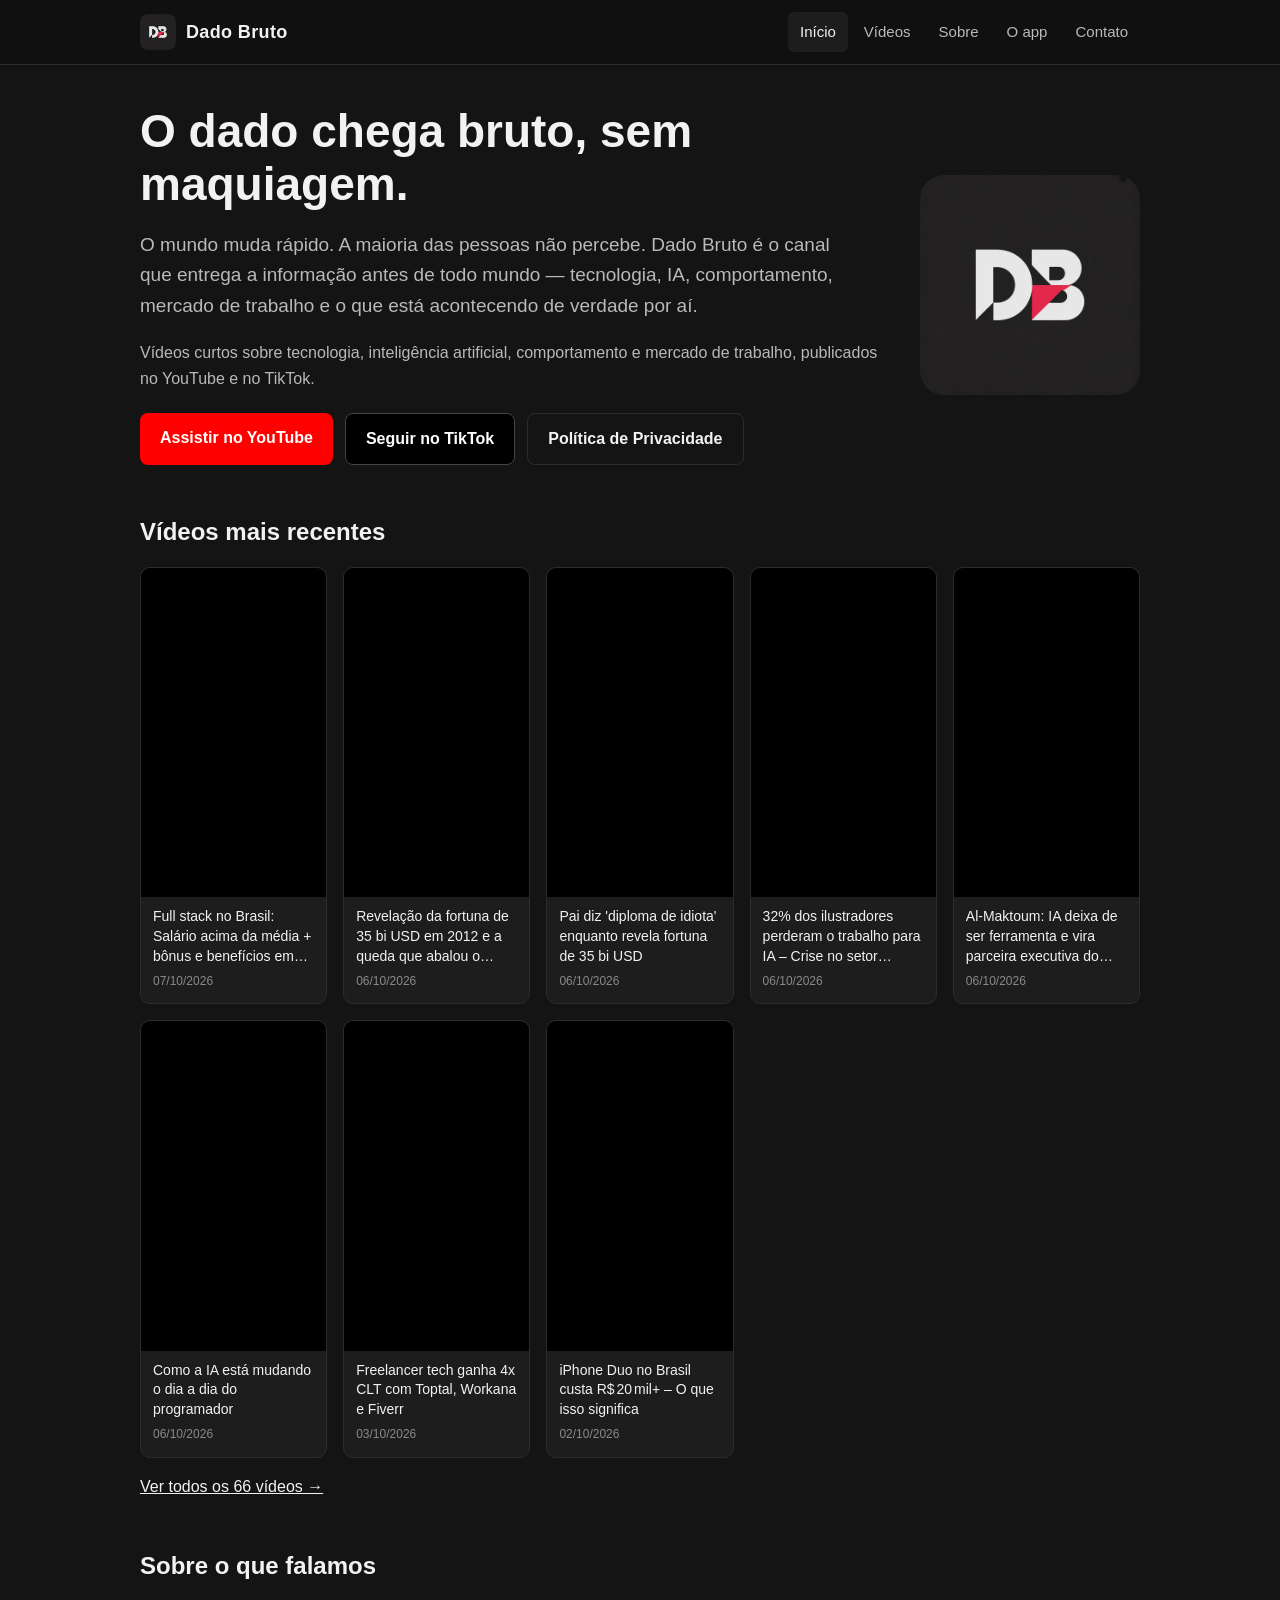
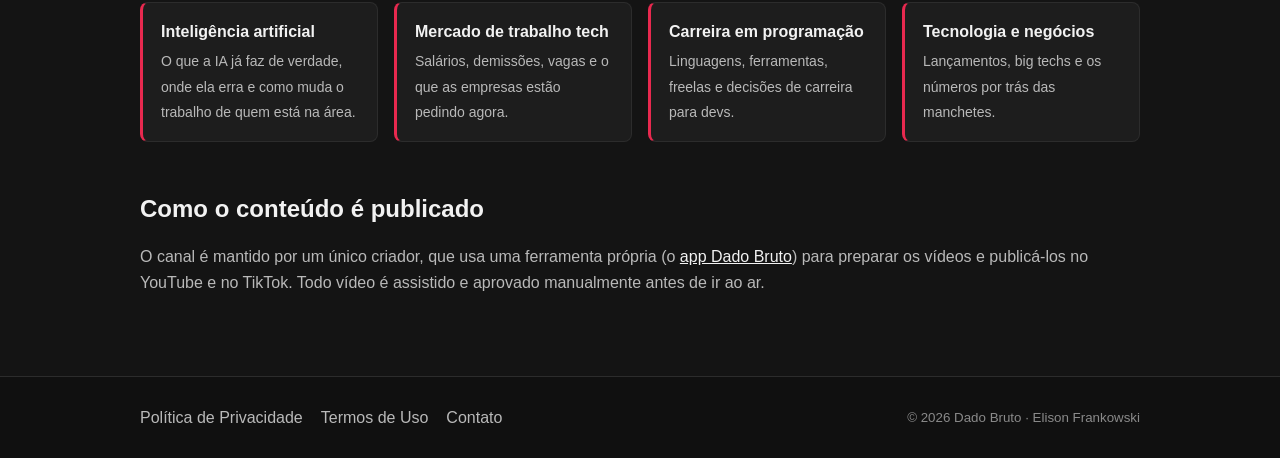
<file: index.html>
<!DOCTYPE html>
<html lang="pt-BR">
<head>
<meta charset="UTF-8">
<meta name="viewport" content="width=device-width, initial-scale=1">
<title>Dado Bruto — Tecnologia, IA e mercado de trabalho</title>
<meta name="description" content="Canal Dado Bruto: tecnologia, IA, comportamento e mercado de trabalho em vídeos curtos.">
<link rel="icon" type="image/jpeg" href="favicon.jpg">
<link rel="icon" type="image/png" sizes="32x32" href="favicon-32.png">
<link rel="apple-touch-icon" href="apple-touch-icon.png">
<link rel="stylesheet" href="style.css">
</head>
<body>
<header class="site"><div class="wrap">
  <a class="brand" href="./"><img src="favicon.jpg" alt="Logo Dado Bruto">Dado Bruto</a>
  <nav class="main"><a href="./" class="on">Início</a><a href="videos">Vídeos</a><a href="sobre">Sobre</a><a href="app">O app</a><a href="contato">Contato</a></nav>
</div></header>
<main><div class="wrap">
<section class="hero">
  <div>
    <h1>O dado chega bruto, sem maquiagem.</h1>
    <p class="lead">O mundo muda rápido. A maioria das pessoas não percebe. Dado Bruto é o canal que entrega a informação antes de todo mundo — tecnologia, IA, comportamento, mercado de trabalho e o que está acontecendo de verdade por aí.</p>
    <p>Vídeos curtos sobre tecnologia, inteligência artificial, comportamento e mercado de trabalho, publicados no YouTube e no TikTok.</p>
    <div class="btns">
      <a class="btn yt" href="https://www.youtube.com/@dadobruto" target="_blank" rel="noopener">Assistir no YouTube</a>
      <a class="btn tt" href="https://www.tiktok.com/@dadobruto" target="_blank" rel="noopener">Seguir no TikTok</a>
      <a class="btn ghost" href="privacy">Política de Privacidade</a>
    </div>
  </div>
  <img src="favicon.jpg" alt="Logo Dado Bruto">
</section>

<h2>Vídeos mais recentes</h2>
<div class="grid"><a class="card" href="https://www.youtube.com/shorts/vT5MGCom5qY" target="_blank" rel="noopener"><div class="thumb" style="background-image:url(https://i.ytimg.com/vi/vT5MGCom5qY/hqdefault.jpg)"></div><div class="meta"><div class="t">Full stack no Brasil: Salário acima da média + bônus e benefícios em front‑end, back‑end, APIs, inte</div><div class="d">07/10/2026</div></div></a><a class="card" href="https://www.youtube.com/shorts/2XiXfLrZJpk" target="_blank" rel="noopener"><div class="thumb" style="background-image:url(https://i.ytimg.com/vi/2XiXfLrZJpk/hqdefault.jpg)"></div><div class="meta"><div class="t">Revelação da fortuna de 35 bi USD em 2012 e a queda que abalou o Brasil</div><div class="d">06/10/2026</div></div></a><a class="card" href="https://www.youtube.com/shorts/_ocrGbtKRSE" target="_blank" rel="noopener"><div class="thumb" style="background-image:url(https://i.ytimg.com/vi/_ocrGbtKRSE/hqdefault.jpg)"></div><div class="meta"><div class="t">Pai diz &#x27;diploma de idiota&#x27; enquanto revela fortuna de 35 bi USD</div><div class="d">06/10/2026</div></div></a><a class="card" href="https://www.youtube.com/shorts/bPBEbYsBzGo" target="_blank" rel="noopener"><div class="thumb" style="background-image:url(https://i.ytimg.com/vi/bPBEbYsBzGo/hqdefault.jpg)"></div><div class="meta"><div class="t">32% dos ilustradores perderam o trabalho para IA – Crise no setor criativo</div><div class="d">06/10/2026</div></div></a><a class="card" href="https://www.youtube.com/shorts/dU8_d-N-IDo" target="_blank" rel="noopener"><div class="thumb" style="background-image:url(https://i.ytimg.com/vi/dU8_d-N-IDo/hqdefault.jpg)"></div><div class="meta"><div class="t">Al‑Maktoum: IA deixa de ser ferramenta e vira parceira executiva do governo</div><div class="d">06/10/2026</div></div></a><a class="card" href="https://www.youtube.com/shorts/qmZ4VZDr3iU" target="_blank" rel="noopener"><div class="thumb" style="background-image:url(https://i.ytimg.com/vi/qmZ4VZDr3iU/hqdefault.jpg)"></div><div class="meta"><div class="t">Como a IA está mudando o dia a dia do programador</div><div class="d">06/10/2026</div></div></a><a class="card" href="https://www.youtube.com/shorts/xtQHFCrJuA0" target="_blank" rel="noopener"><div class="thumb" style="background-image:url(https://i.ytimg.com/vi/xtQHFCrJuA0/hqdefault.jpg)"></div><div class="meta"><div class="t">Freelancer tech ganha 4x CLT com Toptal, Workana e Fiverr</div><div class="d">03/10/2026</div></div></a><a class="card" href="https://www.youtube.com/shorts/Oz4uh782lbQ" target="_blank" rel="noopener"><div class="thumb" style="background-image:url(https://i.ytimg.com/vi/Oz4uh782lbQ/hqdefault.jpg)"></div><div class="meta"><div class="t">iPhone Duo no Brasil custa R$ 20 mil+ – O que isso significa</div><div class="d">02/10/2026</div></div></a></div>
<p><a href="videos">Ver todos os 66 vídeos →</a></p>

<h2>Sobre o que falamos</h2>
<div class="topics">
  <div class="topic"><b>Inteligência artificial</b><span>O que a IA já faz de verdade, onde ela erra e como muda o trabalho de quem está na área.</span></div>
  <div class="topic"><b>Mercado de trabalho tech</b><span>Salários, demissões, vagas e o que as empresas estão pedindo agora.</span></div>
  <div class="topic"><b>Carreira em programação</b><span>Linguagens, ferramentas, freelas e decisões de carreira para devs.</span></div>
  <div class="topic"><b>Tecnologia e negócios</b><span>Lançamentos, big techs e os números por trás das manchetes.</span></div>
</div>

<h2>Como o conteúdo é publicado</h2>
<p>O canal é mantido por um único criador, que usa uma ferramenta própria (o <a href="app">app Dado Bruto</a>) para preparar os vídeos e publicá-los no YouTube e no TikTok. Todo vídeo é assistido e aprovado manualmente antes de ir ao ar.</p>
</div></main>
<footer class="site"><div class="wrap">
  <div><a href="privacy">Política de Privacidade</a><a href="terms">Termos de Uso</a><a href="contato">Contato</a></div>
  <small>&copy; 2026 Dado Bruto · Elison Frankowski</small>
</div></footer>
</body>
</html>
</file>
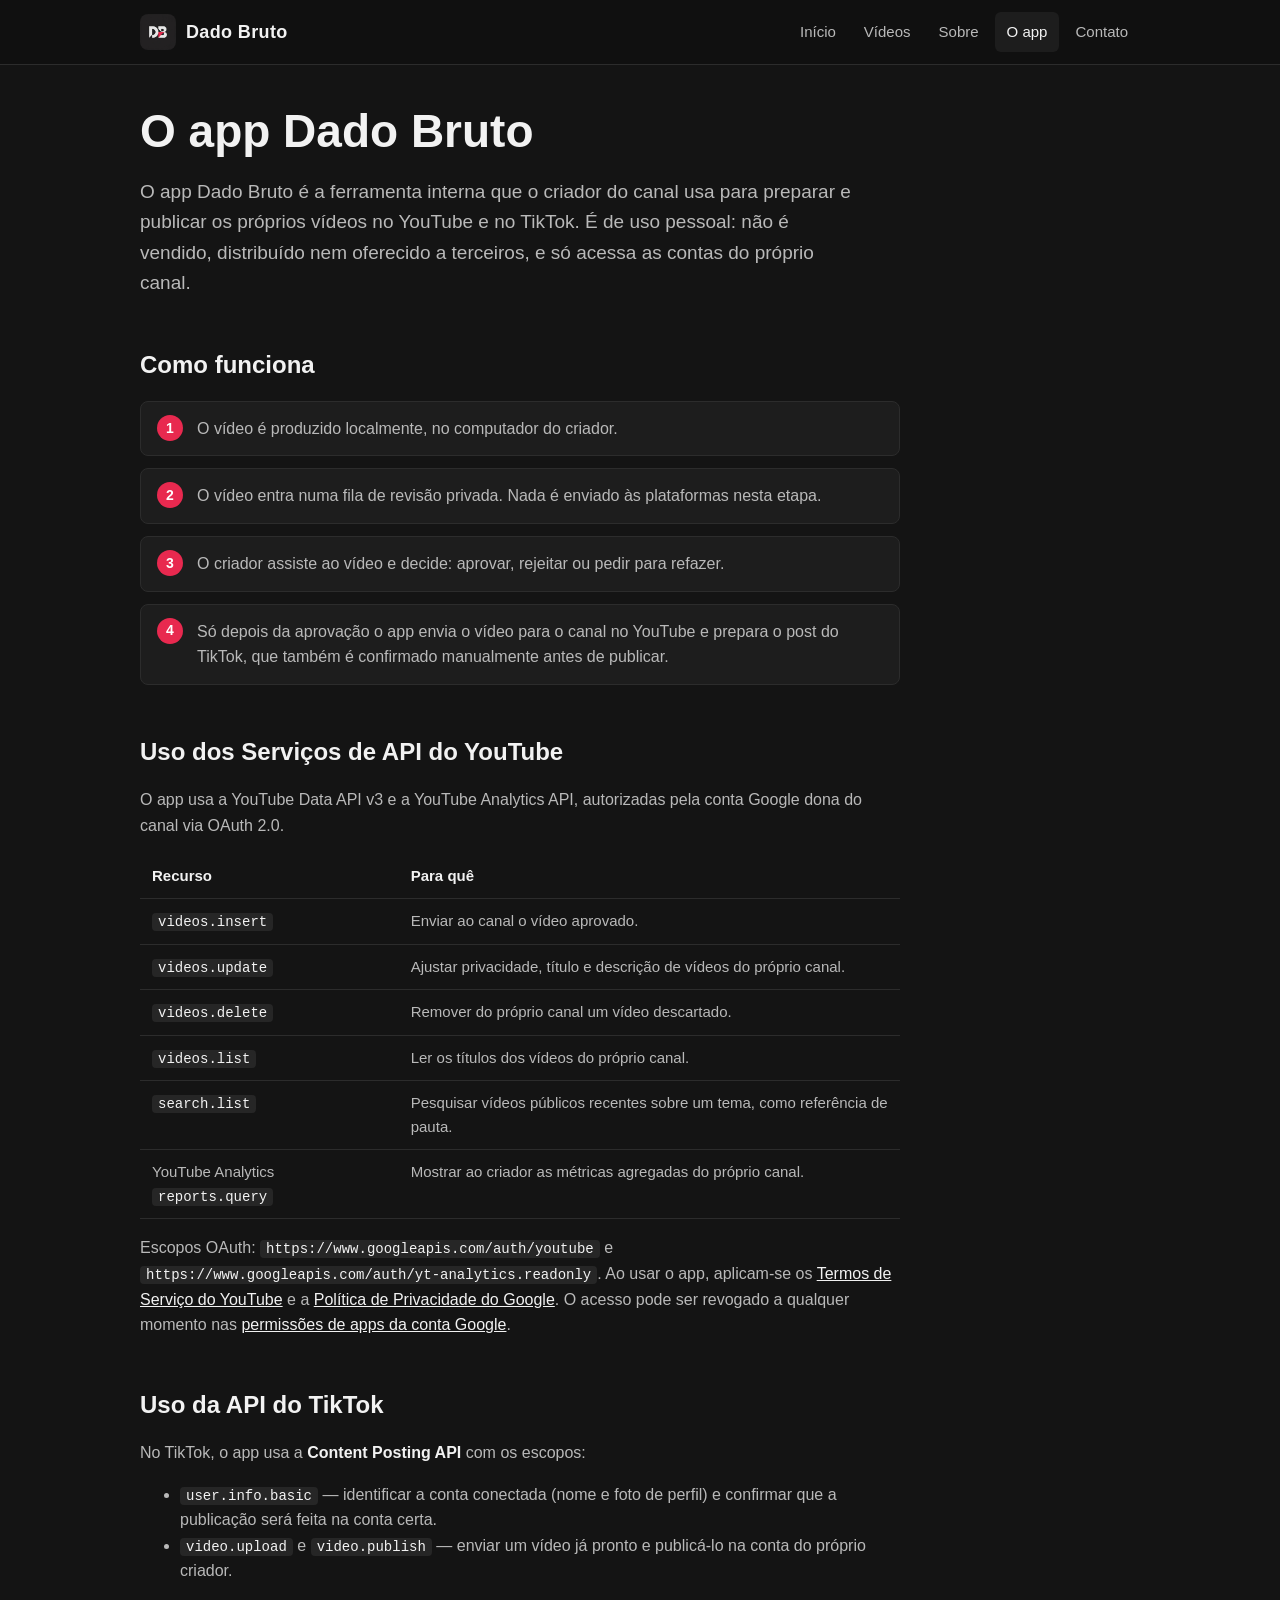
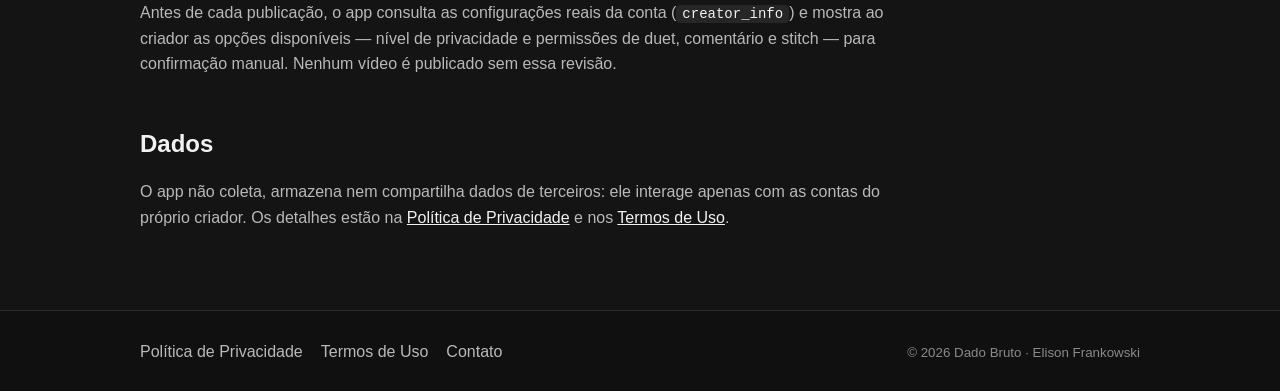
<file: app.html>
<!DOCTYPE html>
<html lang="pt-BR">
<head>
<meta charset="UTF-8">
<meta name="viewport" content="width=device-width, initial-scale=1">
<title>O app Dado Bruto — Automação de publicação</title>
<meta name="description" content="Como funciona a ferramenta de publicação do Dado Bruto e como ela usa as APIs do YouTube e do TikTok.">
<link rel="icon" type="image/jpeg" href="favicon.jpg">
<link rel="icon" type="image/png" sizes="32x32" href="favicon-32.png">
<link rel="apple-touch-icon" href="apple-touch-icon.png">
<link rel="stylesheet" href="style.css">
</head>
<body>
<header class="site"><div class="wrap">
  <a class="brand" href="./"><img src="favicon.jpg" alt="Logo Dado Bruto">Dado Bruto</a>
  <nav class="main"><a href="./">Início</a><a href="videos">Vídeos</a><a href="sobre">Sobre</a><a href="app" class="on">O app</a><a href="contato">Contato</a></nav>
</div></header>
<main><div class="wrap">
<div class="doc">
<h1>O app Dado Bruto</h1>
<p class="lead">O app Dado Bruto é a ferramenta interna que o criador do canal usa para preparar e publicar os próprios vídeos no YouTube e no TikTok. É de uso pessoal: não é vendido, distribuído nem oferecido a terceiros, e só acessa as contas do próprio canal.</p>

<h2>Como funciona</h2>
<ol class="steps">
  <li>O vídeo é produzido localmente, no computador do criador.</li>
  <li>O vídeo entra numa fila de revisão privada. Nada é enviado às plataformas nesta etapa.</li>
  <li>O criador assiste ao vídeo e decide: aprovar, rejeitar ou pedir para refazer.</li>
  <li>Só depois da aprovação o app envia o vídeo para o canal no YouTube e prepara o post do TikTok, que também é confirmado manualmente antes de publicar.</li>
</ol>

<h2>Uso dos Serviços de API do YouTube</h2>
<p>O app usa a YouTube Data API v3 e a YouTube Analytics API, autorizadas pela conta Google dona do canal via OAuth 2.0.</p>
<table>
  <tr><th>Recurso</th><th>Para quê</th></tr>
  <tr><td><code>videos.insert</code></td><td>Enviar ao canal o vídeo aprovado.</td></tr>
  <tr><td><code>videos.update</code></td><td>Ajustar privacidade, título e descrição de vídeos do próprio canal.</td></tr>
  <tr><td><code>videos.delete</code></td><td>Remover do próprio canal um vídeo descartado.</td></tr>
  <tr><td><code>videos.list</code></td><td>Ler os títulos dos vídeos do próprio canal.</td></tr>
  <tr><td><code>search.list</code></td><td>Pesquisar vídeos públicos recentes sobre um tema, como referência de pauta.</td></tr>
  <tr><td>YouTube Analytics <code>reports.query</code></td><td>Mostrar ao criador as métricas agregadas do próprio canal.</td></tr>
</table>
<p>Escopos OAuth: <code>https://www.googleapis.com/auth/youtube</code> e <code>https://www.googleapis.com/auth/yt-analytics.readonly</code>. Ao usar o app, aplicam-se os <a href="https://www.youtube.com/t/terms" target="_blank" rel="noopener">Termos de Serviço do YouTube</a> e a <a href="https://policies.google.com/privacy" target="_blank" rel="noopener">Política de Privacidade do Google</a>. O acesso pode ser revogado a qualquer momento nas <a href="https://security.google.com/settings/security/permissions" target="_blank" rel="noopener">permissões de apps da conta Google</a>.</p>

<h2>Uso da API do TikTok</h2>
<p>No TikTok, o app usa a <strong>Content Posting API</strong> com os escopos:</p>
<ul>
  <li><code>user.info.basic</code> — identificar a conta conectada (nome e foto de perfil) e confirmar que a publicação será feita na conta certa.</li>
  <li><code>video.upload</code> e <code>video.publish</code> — enviar um vídeo já pronto e publicá-lo na conta do próprio criador.</li>
</ul>
<p>Antes de cada publicação, o app consulta as configurações reais da conta (<code>creator_info</code>) e mostra ao criador as opções disponíveis — nível de privacidade e permissões de duet, comentário e stitch — para confirmação manual. Nenhum vídeo é publicado sem essa revisão.</p>

<h2>Dados</h2>
<p>O app não coleta, armazena nem compartilha dados de terceiros: ele interage apenas com as contas do próprio criador. Os detalhes estão na <a href="privacy">Política de Privacidade</a> e nos <a href="terms">Termos de Uso</a>.</p>
</div>
</div></main>
<footer class="site"><div class="wrap">
  <div><a href="privacy">Política de Privacidade</a><a href="terms">Termos de Uso</a><a href="contato">Contato</a></div>
  <small>&copy; 2026 Dado Bruto · Elison Frankowski</small>
</div></footer>
</body>
</html>
</file>
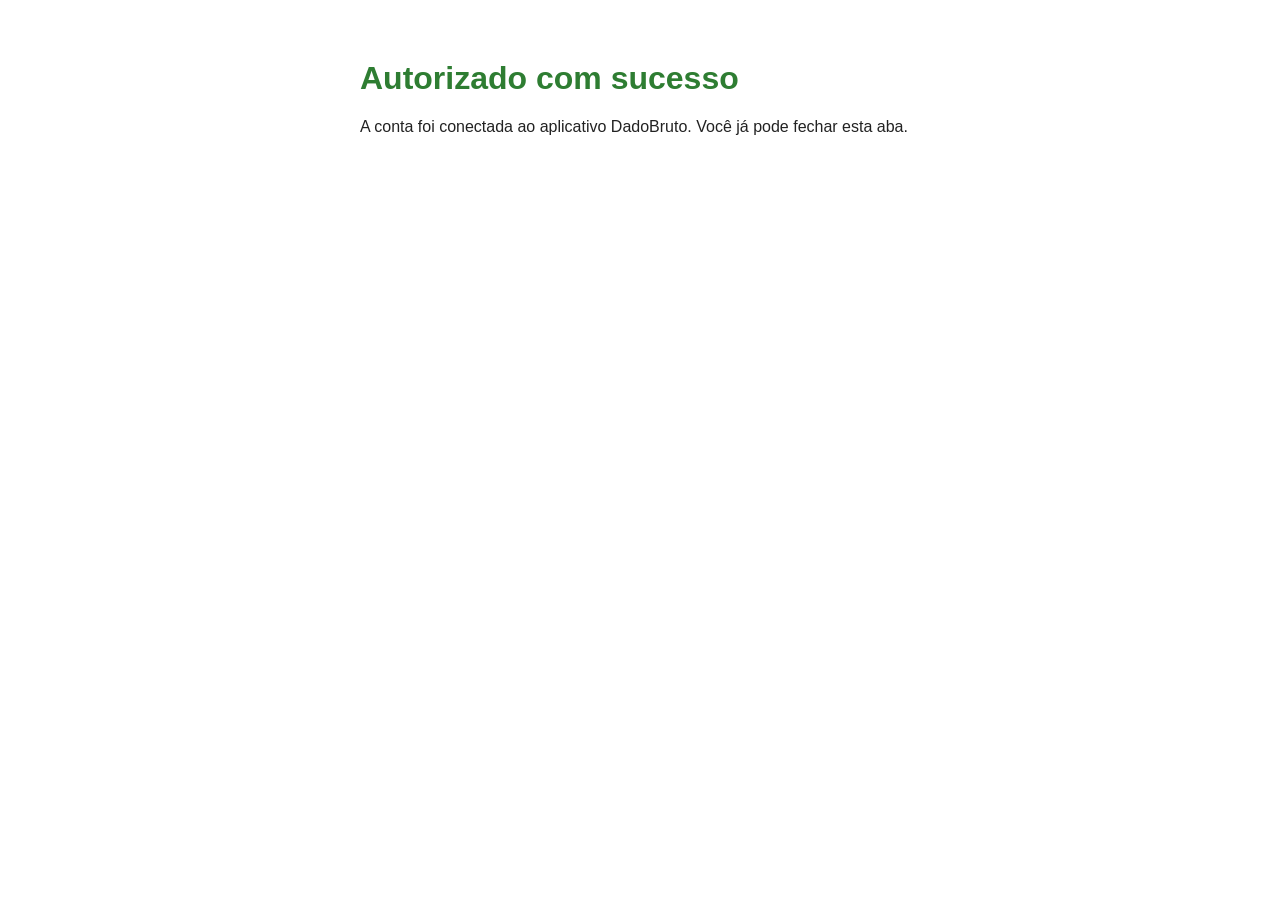
<file: callback.html>
<!DOCTYPE html>
<html lang="pt-BR">
<head>
<meta charset="UTF-8">
<title>DadoBruto — Autorizado</title>
<link rel="icon" type="image/jpeg" href="favicon.jpg">
<style>
  body { font-family: sans-serif; max-width: 560px; margin: 60px auto; padding: 0 20px; color: #222; }
  .ok { color: #2e7d32; }
</style>
</head>
<body>
<h1 class="ok">Autorizado com sucesso</h1>
<p>A conta foi conectada ao aplicativo DadoBruto. Você já pode fechar esta aba.</p>
</body>
</html>
</file>
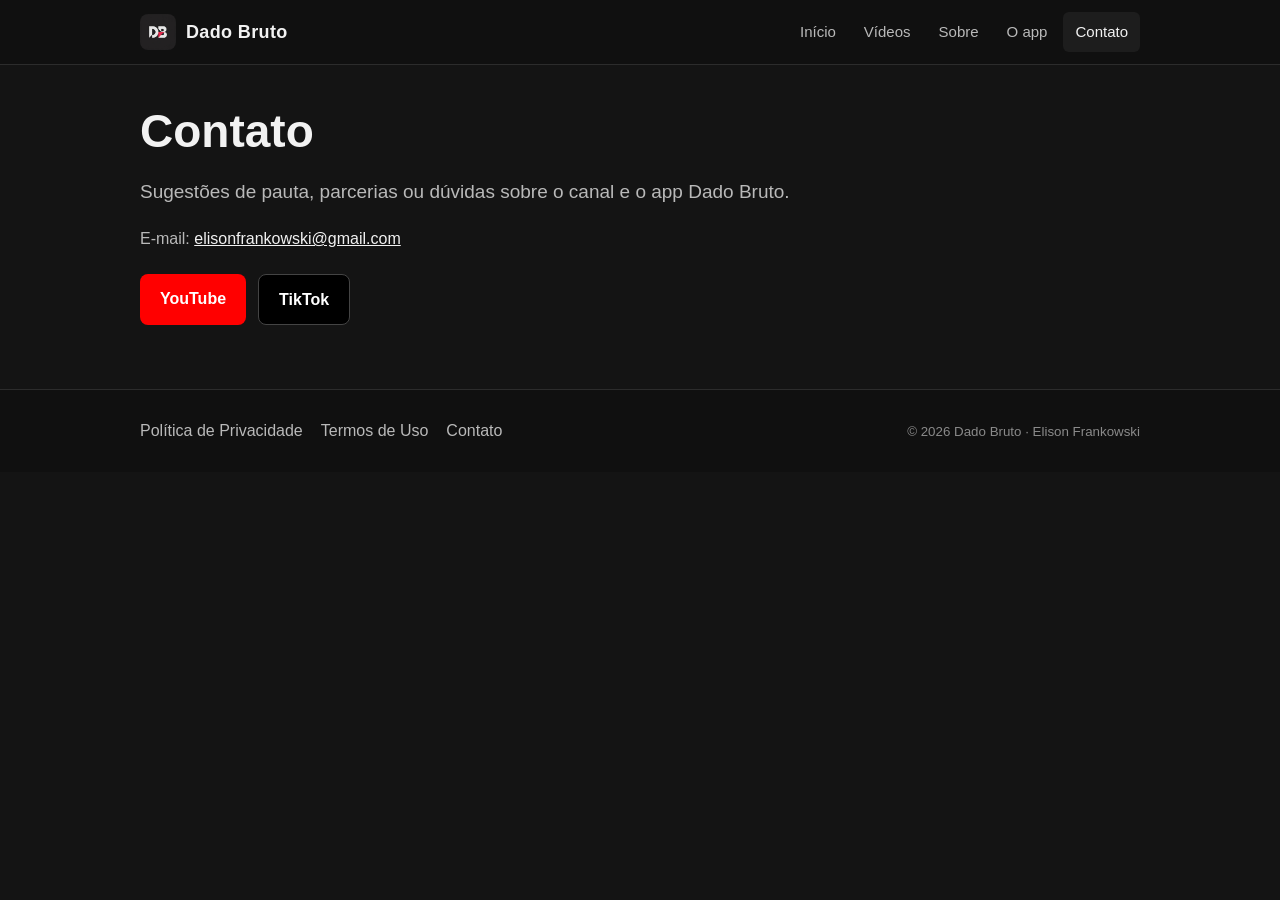
<file: contato.html>
<!DOCTYPE html>
<html lang="pt-BR">
<head>
<meta charset="UTF-8">
<meta name="viewport" content="width=device-width, initial-scale=1">
<title>Contato — Dado Bruto</title>
<meta name="description" content="Como entrar em contato com o canal Dado Bruto.">
<link rel="icon" type="image/jpeg" href="favicon.jpg">
<link rel="icon" type="image/png" sizes="32x32" href="favicon-32.png">
<link rel="apple-touch-icon" href="apple-touch-icon.png">
<link rel="stylesheet" href="style.css">
</head>
<body>
<header class="site"><div class="wrap">
  <a class="brand" href="./"><img src="favicon.jpg" alt="Logo Dado Bruto">Dado Bruto</a>
  <nav class="main"><a href="./">Início</a><a href="videos">Vídeos</a><a href="sobre">Sobre</a><a href="app">O app</a><a href="contato" class="on">Contato</a></nav>
</div></header>
<main><div class="wrap">
<div class="doc">
<h1>Contato</h1>
<p class="lead">Sugestões de pauta, parcerias ou dúvidas sobre o canal e o app Dado Bruto.</p>
<p>E-mail: <a href="mailto:elisonfrankowski@gmail.com">elisonfrankowski@gmail.com</a></p>
<div class="btns">
  <a class="btn yt" href="https://www.youtube.com/@dadobruto" target="_blank" rel="noopener">YouTube</a>
  <a class="btn tt" href="https://www.tiktok.com/@dadobruto" target="_blank" rel="noopener">TikTok</a>
</div>
</div>
</div></main>
<footer class="site"><div class="wrap">
  <div><a href="privacy">Política de Privacidade</a><a href="terms">Termos de Uso</a><a href="contato">Contato</a></div>
  <small>&copy; 2026 Dado Bruto · Elison Frankowski</small>
</div></footer>
</body>
</html>
</file>
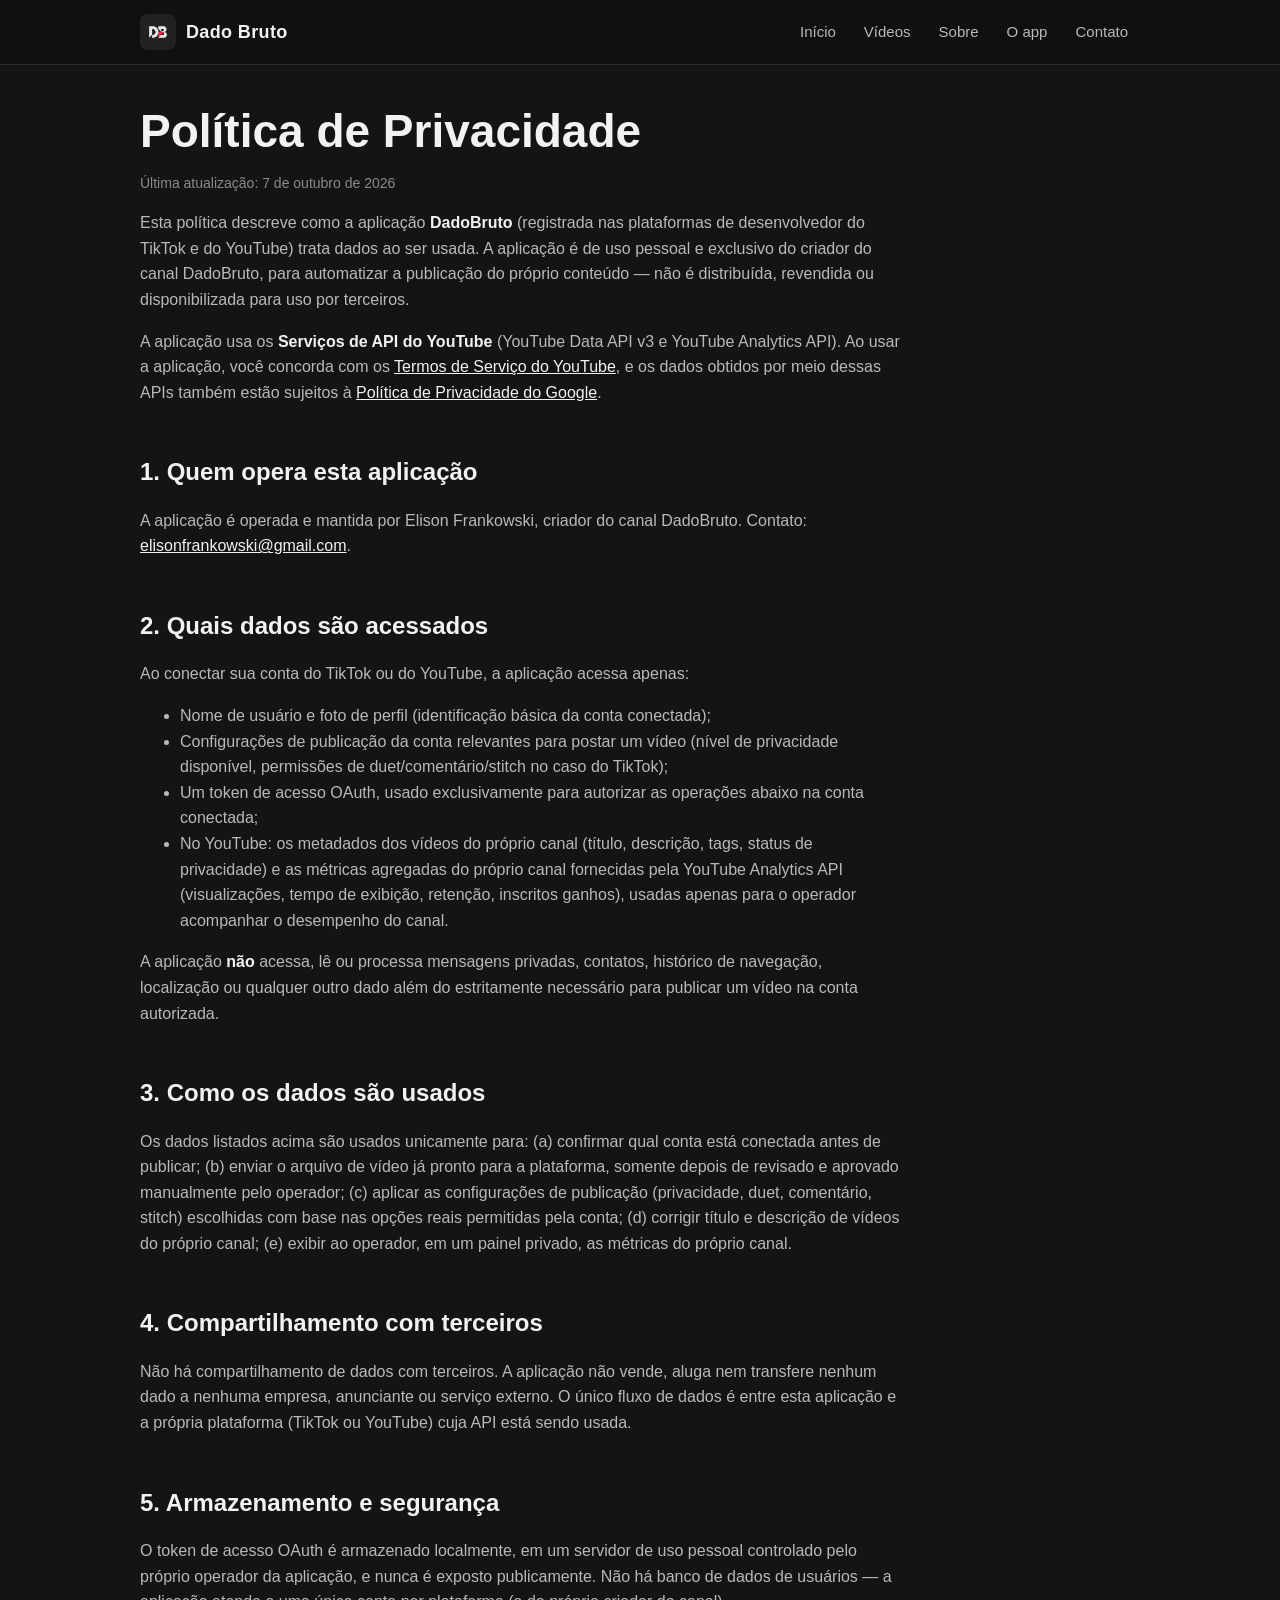
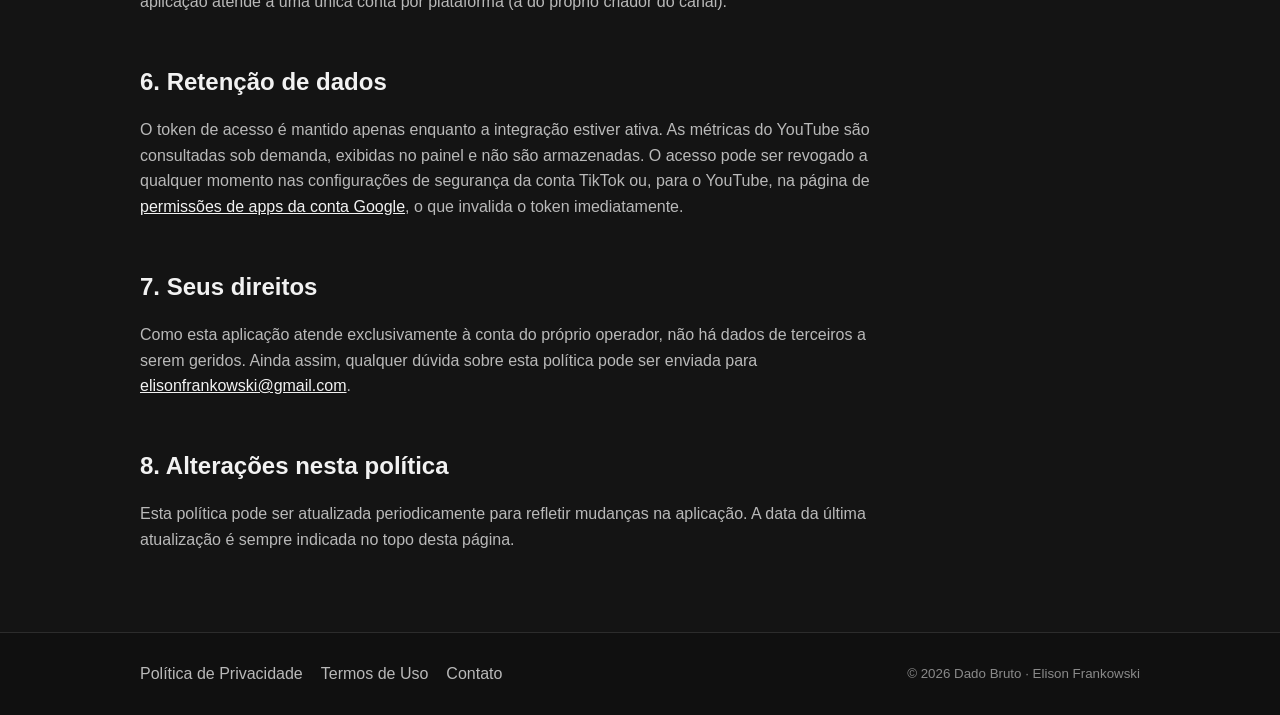
<file: privacy.html>
<!DOCTYPE html>
<html lang="pt-BR">
<head>
<meta charset="UTF-8">
<meta name="viewport" content="width=device-width, initial-scale=1">
<title>Política de Privacidade — Dado Bruto</title>
<meta name="description" content="Política de Privacidade do app Dado Bruto.">
<link rel="icon" type="image/jpeg" href="favicon.jpg">
<link rel="icon" type="image/png" sizes="32x32" href="favicon-32.png">
<link rel="apple-touch-icon" href="apple-touch-icon.png">
<link rel="stylesheet" href="style.css">
</head>
<body>
<header class="site"><div class="wrap">
  <a class="brand" href="./"><img src="favicon.jpg" alt="Logo Dado Bruto">Dado Bruto</a>
  <nav class="main"><a href="./">Início</a><a href="videos">Vídeos</a><a href="sobre">Sobre</a><a href="app">O app</a><a href="contato">Contato</a></nav>
</div></header>
<main><div class="wrap">
<div class="doc"><h1>Política de Privacidade</h1>
<p class="updated">Última atualização: 7 de outubro de 2026</p>

<p>
  Esta política descreve como a aplicação <strong>DadoBruto</strong> (registrada nas plataformas de
  desenvolvedor do TikTok e do YouTube) trata dados ao ser usada. A aplicação é de uso pessoal e
  exclusivo do criador do canal DadoBruto, para automatizar a publicação do próprio conteúdo — não é
  distribuída, revendida ou disponibilizada para uso por terceiros.
</p>
<p>
  A aplicação usa os <strong>Serviços de API do YouTube</strong> (YouTube Data API v3 e YouTube
  Analytics API). Ao usar a aplicação, você concorda com os
  <a href="https://www.youtube.com/t/terms">Termos de Serviço do YouTube</a>, e os dados obtidos por
  meio dessas APIs também estão sujeitos à
  <a href="https://policies.google.com/privacy">Política de Privacidade do Google</a>.
</p>

<h2>1. Quem opera esta aplicação</h2>
<p>
  A aplicação é operada e mantida por Elison Frankowski, criador do canal DadoBruto. Contato:
  <a href="mailto:elisonfrankowski@gmail.com">elisonfrankowski@gmail.com</a>.
</p>

<h2>2. Quais dados são acessados</h2>
<p>Ao conectar sua conta do TikTok ou do YouTube, a aplicação acessa apenas:</p>
<ul>
  <li>Nome de usuário e foto de perfil (identificação básica da conta conectada);</li>
  <li>
    Configurações de publicação da conta relevantes para postar um vídeo (nível de privacidade
    disponível, permissões de duet/comentário/stitch no caso do TikTok);
  </li>
  <li>Um token de acesso OAuth, usado exclusivamente para autorizar as operações abaixo na conta conectada;</li>
  <li>
    No YouTube: os metadados dos vídeos do próprio canal (título, descrição, tags, status de
    privacidade) e as métricas agregadas do próprio canal fornecidas pela YouTube Analytics API
    (visualizações, tempo de exibição, retenção, inscritos ganhos), usadas apenas para o operador
    acompanhar o desempenho do canal.
  </li>
</ul>
<p>
  A aplicação <strong>não</strong> acessa, lê ou processa mensagens privadas, contatos, histórico de
  navegação, localização ou qualquer outro dado além do estritamente necessário para publicar um
  vídeo na conta autorizada.
</p>

<h2>3. Como os dados são usados</h2>
<p>
  Os dados listados acima são usados unicamente para: (a) confirmar qual conta está conectada antes
  de publicar; (b) enviar o arquivo de vídeo já pronto para a plataforma, somente depois de revisado
  e aprovado manualmente pelo operador; (c) aplicar as configurações de publicação (privacidade,
  duet, comentário, stitch) escolhidas com base nas opções reais permitidas pela conta; (d) corrigir
  título e descrição de vídeos do próprio canal; (e) exibir ao operador, em um painel privado, as
  métricas do próprio canal.
</p>

<h2>4. Compartilhamento com terceiros</h2>
<p>
  Não há compartilhamento de dados com terceiros. A aplicação não vende, aluga nem transfere
  nenhum dado a nenhuma empresa, anunciante ou serviço externo. O único fluxo de dados é entre esta
  aplicação e a própria plataforma (TikTok ou YouTube) cuja API está sendo usada.
</p>

<h2>5. Armazenamento e segurança</h2>
<p>
  O token de acesso OAuth é armazenado localmente, em um servidor de uso pessoal controlado pelo
  próprio operador da aplicação, e nunca é exposto publicamente. Não há banco de dados de usuários
  — a aplicação atende a uma única conta por plataforma (a do próprio criador do canal).
</p>

<h2>6. Retenção de dados</h2>
<p>
  O token de acesso é mantido apenas enquanto a integração estiver ativa. As métricas do YouTube são
  consultadas sob demanda, exibidas no painel e não são armazenadas. O acesso pode ser revogado a
  qualquer momento nas configurações de segurança da conta TikTok ou, para o YouTube, na página de
  <a href="https://security.google.com/settings/security/permissions">permissões de apps da conta
  Google</a>, o que invalida o token imediatamente.
</p>

<h2>7. Seus direitos</h2>
<p>
  Como esta aplicação atende exclusivamente à conta do próprio operador, não há dados de terceiros a
  serem geridos. Ainda assim, qualquer dúvida sobre esta política pode ser enviada para
  <a href="mailto:elisonfrankowski@gmail.com">elisonfrankowski@gmail.com</a>.
</p>

<h2>8. Alterações nesta política</h2>
<p>
  Esta política pode ser atualizada periodicamente para refletir mudanças na aplicação. A data da
  última atualização é sempre indicada no topo desta página.
</p></div>
</div></main>
<footer class="site"><div class="wrap">
  <div><a href="privacy">Política de Privacidade</a><a href="terms">Termos de Uso</a><a href="contato">Contato</a></div>
  <small>&copy; 2026 Dado Bruto · Elison Frankowski</small>
</div></footer>
</body>
</html>
</file>
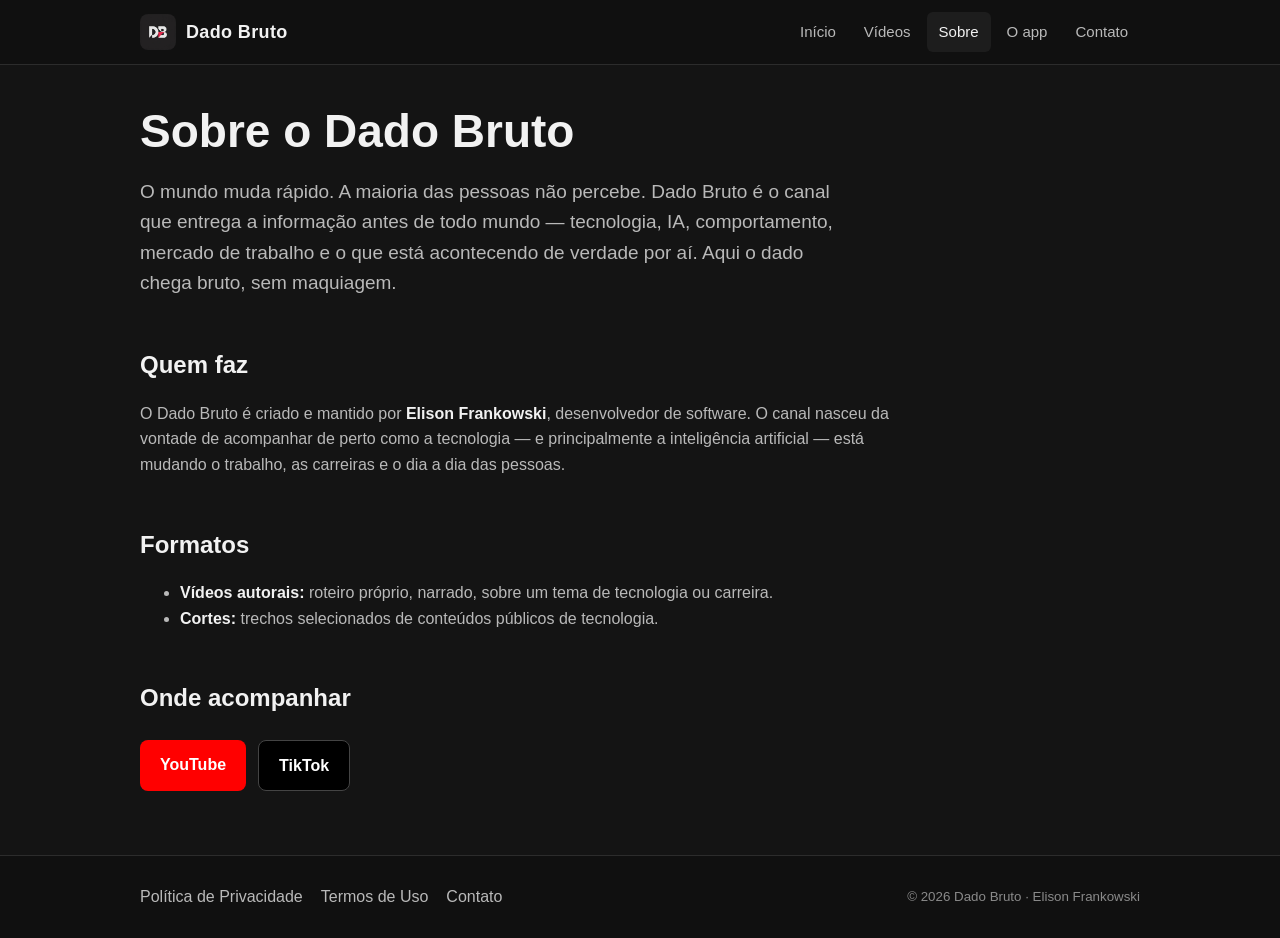
<file: sobre.html>
<!DOCTYPE html>
<html lang="pt-BR">
<head>
<meta charset="UTF-8">
<meta name="viewport" content="width=device-width, initial-scale=1">
<title>Sobre — Dado Bruto</title>
<meta name="description" content="Quem está por trás do canal Dado Bruto e quais formatos o canal publica.">
<link rel="icon" type="image/jpeg" href="favicon.jpg">
<link rel="icon" type="image/png" sizes="32x32" href="favicon-32.png">
<link rel="apple-touch-icon" href="apple-touch-icon.png">
<link rel="stylesheet" href="style.css">
</head>
<body>
<header class="site"><div class="wrap">
  <a class="brand" href="./"><img src="favicon.jpg" alt="Logo Dado Bruto">Dado Bruto</a>
  <nav class="main"><a href="./">Início</a><a href="videos">Vídeos</a><a href="sobre" class="on">Sobre</a><a href="app">O app</a><a href="contato">Contato</a></nav>
</div></header>
<main><div class="wrap">
<div class="doc">
<h1>Sobre o Dado Bruto</h1>
<p class="lead">O mundo muda rápido. A maioria das pessoas não percebe. Dado Bruto é o canal que entrega a informação antes de todo mundo — tecnologia, IA, comportamento, mercado de trabalho e o que está acontecendo de verdade por aí. Aqui o dado chega bruto, sem maquiagem.</p>
<h2>Quem faz</h2>
<p>O Dado Bruto é criado e mantido por <strong>Elison Frankowski</strong>, desenvolvedor de software. O canal nasceu da vontade de acompanhar de perto como a tecnologia — e principalmente a inteligência artificial — está mudando o trabalho, as carreiras e o dia a dia das pessoas.</p>
<h2>Formatos</h2>
<ul>
  <li><strong>Vídeos autorais:</strong> roteiro próprio, narrado, sobre um tema de tecnologia ou carreira.</li>
  <li><strong>Cortes:</strong> trechos selecionados de conteúdos públicos de tecnologia.</li>
</ul>
<h2>Onde acompanhar</h2>
<div class="btns">
  <a class="btn yt" href="https://www.youtube.com/@dadobruto" target="_blank" rel="noopener">YouTube</a>
  <a class="btn tt" href="https://www.tiktok.com/@dadobruto" target="_blank" rel="noopener">TikTok</a>
</div>
</div>
</div></main>
<footer class="site"><div class="wrap">
  <div><a href="privacy">Política de Privacidade</a><a href="terms">Termos de Uso</a><a href="contato">Contato</a></div>
  <small>&copy; 2026 Dado Bruto · Elison Frankowski</small>
</div></footer>
</body>
</html>
</file>
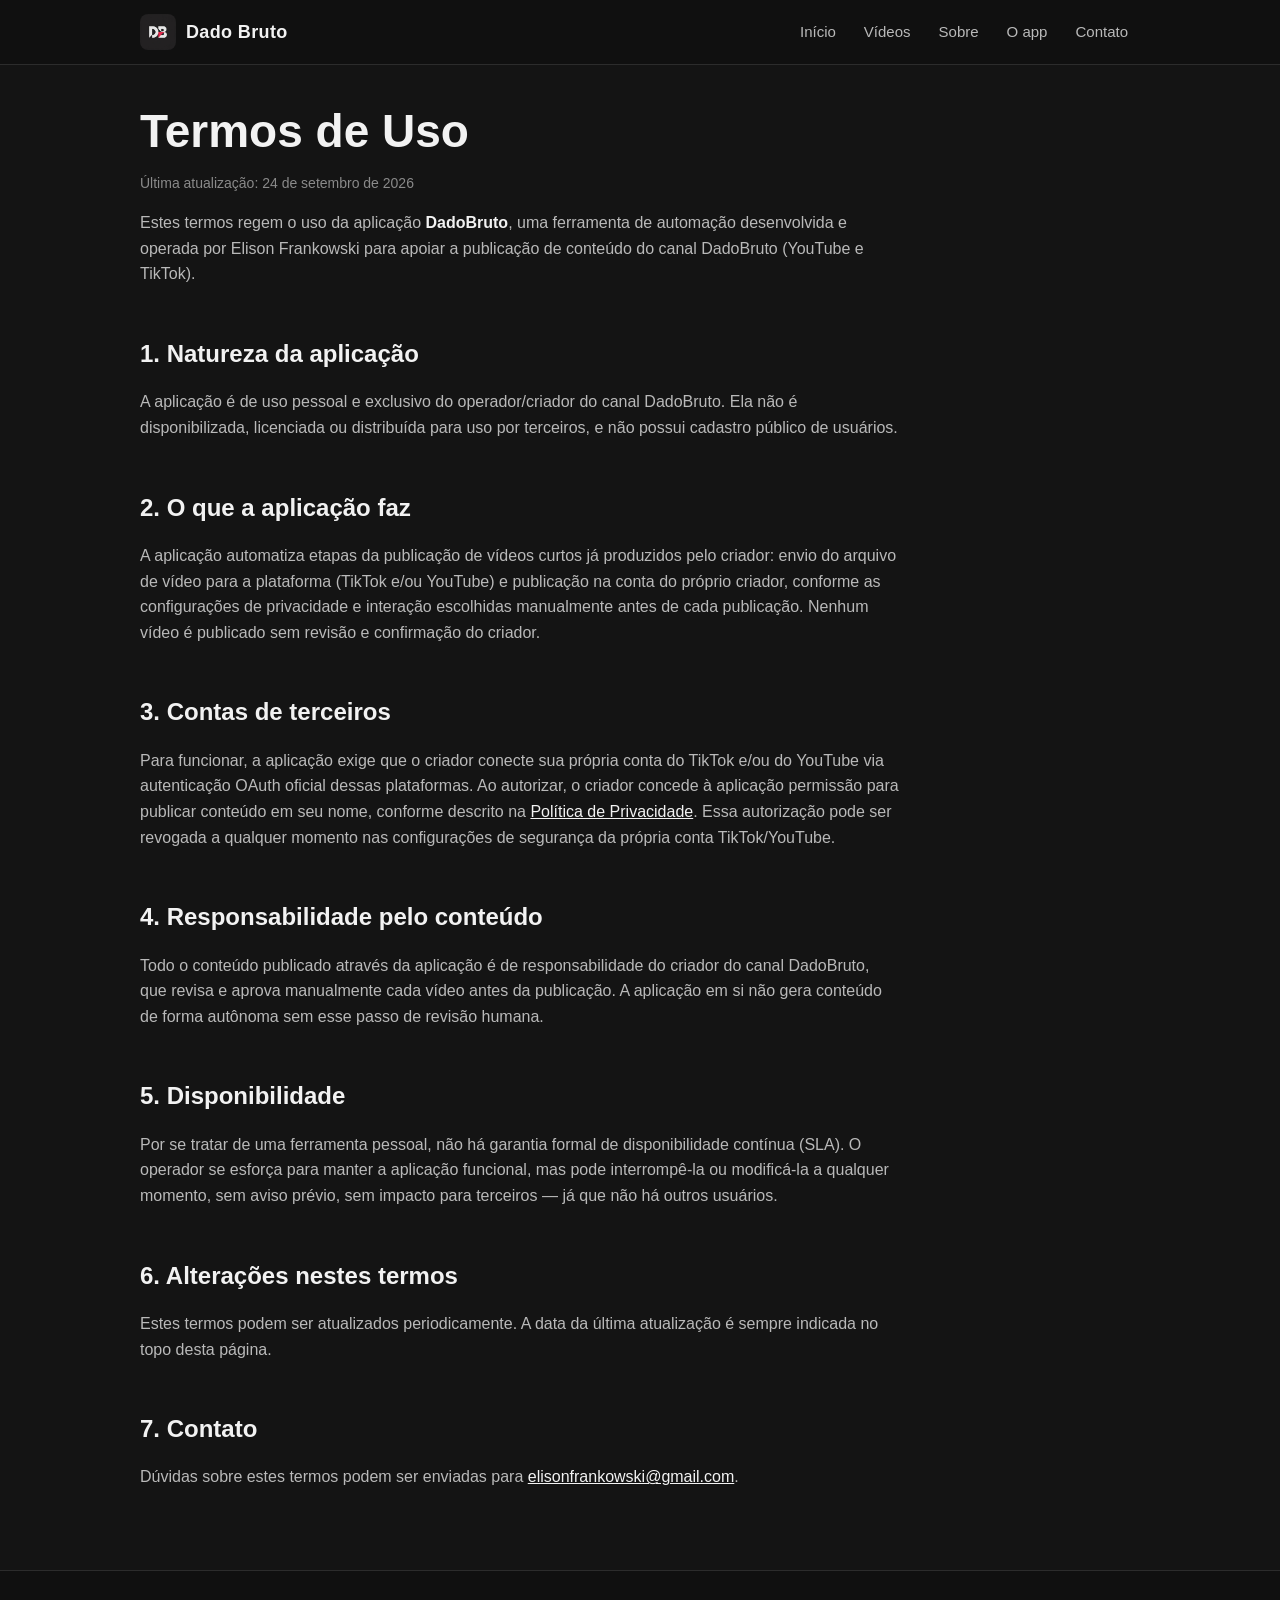
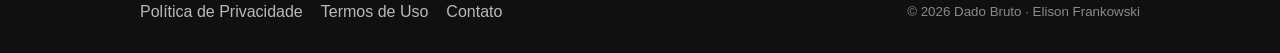
<file: terms.html>
<!DOCTYPE html>
<html lang="pt-BR">
<head>
<meta charset="UTF-8">
<meta name="viewport" content="width=device-width, initial-scale=1">
<title>Termos de Uso — Dado Bruto</title>
<meta name="description" content="Termos de Uso do app Dado Bruto.">
<link rel="icon" type="image/jpeg" href="favicon.jpg">
<link rel="icon" type="image/png" sizes="32x32" href="favicon-32.png">
<link rel="apple-touch-icon" href="apple-touch-icon.png">
<link rel="stylesheet" href="style.css">
</head>
<body>
<header class="site"><div class="wrap">
  <a class="brand" href="./"><img src="favicon.jpg" alt="Logo Dado Bruto">Dado Bruto</a>
  <nav class="main"><a href="./">Início</a><a href="videos">Vídeos</a><a href="sobre">Sobre</a><a href="app">O app</a><a href="contato">Contato</a></nav>
</div></header>
<main><div class="wrap">
<div class="doc"><h1>Termos de Uso</h1>
<p class="updated">Última atualização: 24 de setembro de 2026</p>

<p>
  Estes termos regem o uso da aplicação <strong>DadoBruto</strong>, uma ferramenta de automação
  desenvolvida e operada por Elison Frankowski para apoiar a publicação de conteúdo do canal
  DadoBruto (YouTube e TikTok).
</p>

<h2>1. Natureza da aplicação</h2>
<p>
  A aplicação é de uso pessoal e exclusivo do operador/criador do canal DadoBruto. Ela não é
  disponibilizada, licenciada ou distribuída para uso por terceiros, e não possui cadastro público
  de usuários.
</p>

<h2>2. O que a aplicação faz</h2>
<p>
  A aplicação automatiza etapas da publicação de vídeos curtos já produzidos pelo criador: envio do
  arquivo de vídeo para a plataforma (TikTok e/ou YouTube) e publicação na conta do próprio criador,
  conforme as configurações de privacidade e interação escolhidas manualmente antes de cada
  publicação. Nenhum vídeo é publicado sem revisão e confirmação do criador.
</p>

<h2>3. Contas de terceiros</h2>
<p>
  Para funcionar, a aplicação exige que o criador conecte sua própria conta do TikTok e/ou do
  YouTube via autenticação OAuth oficial dessas plataformas. Ao autorizar, o criador concede à
  aplicação permissão para publicar conteúdo em seu nome, conforme descrito na
  <a href="privacy">Política de Privacidade</a>. Essa autorização pode ser revogada a qualquer
  momento nas configurações de segurança da própria conta TikTok/YouTube.
</p>

<h2>4. Responsabilidade pelo conteúdo</h2>
<p>
  Todo o conteúdo publicado através da aplicação é de responsabilidade do criador do canal
  DadoBruto, que revisa e aprova manualmente cada vídeo antes da publicação. A aplicação em si não
  gera conteúdo de forma autônoma sem esse passo de revisão humana.
</p>

<h2>5. Disponibilidade</h2>
<p>
  Por se tratar de uma ferramenta pessoal, não há garantia formal de disponibilidade contínua (SLA).
  O operador se esforça para manter a aplicação funcional, mas pode interrompê-la ou modificá-la a
  qualquer momento, sem aviso prévio, sem impacto para terceiros — já que não há outros usuários.
</p>

<h2>6. Alterações nestes termos</h2>
<p>
  Estes termos podem ser atualizados periodicamente. A data da última atualização é sempre indicada
  no topo desta página.
</p>

<h2>7. Contato</h2>
<p>
  Dúvidas sobre estes termos podem ser enviadas para
  <a href="mailto:elisonfrankowski@gmail.com">elisonfrankowski@gmail.com</a>.
</p></div>
</div></main>
<footer class="site"><div class="wrap">
  <div><a href="privacy">Política de Privacidade</a><a href="terms">Termos de Uso</a><a href="contato">Contato</a></div>
  <small>&copy; 2026 Dado Bruto · Elison Frankowski</small>
</div></footer>
</body>
</html>
</file>
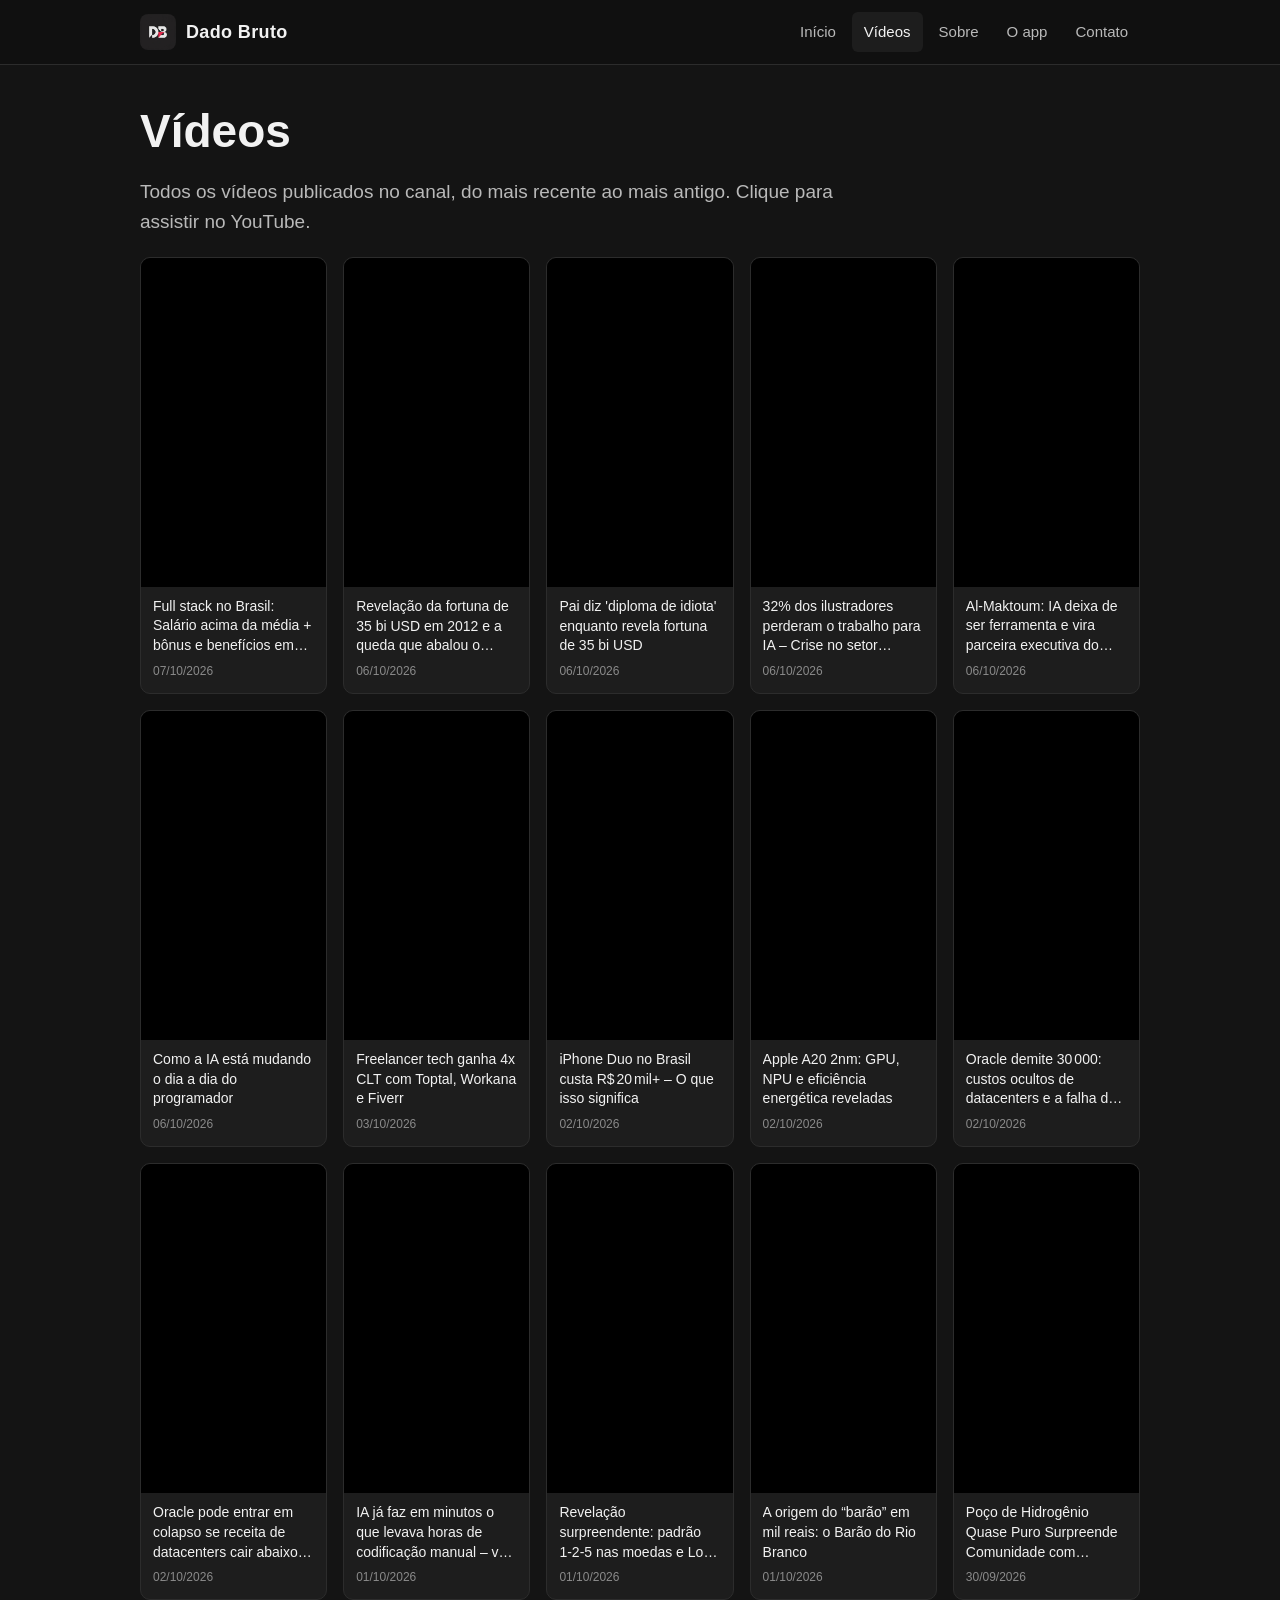
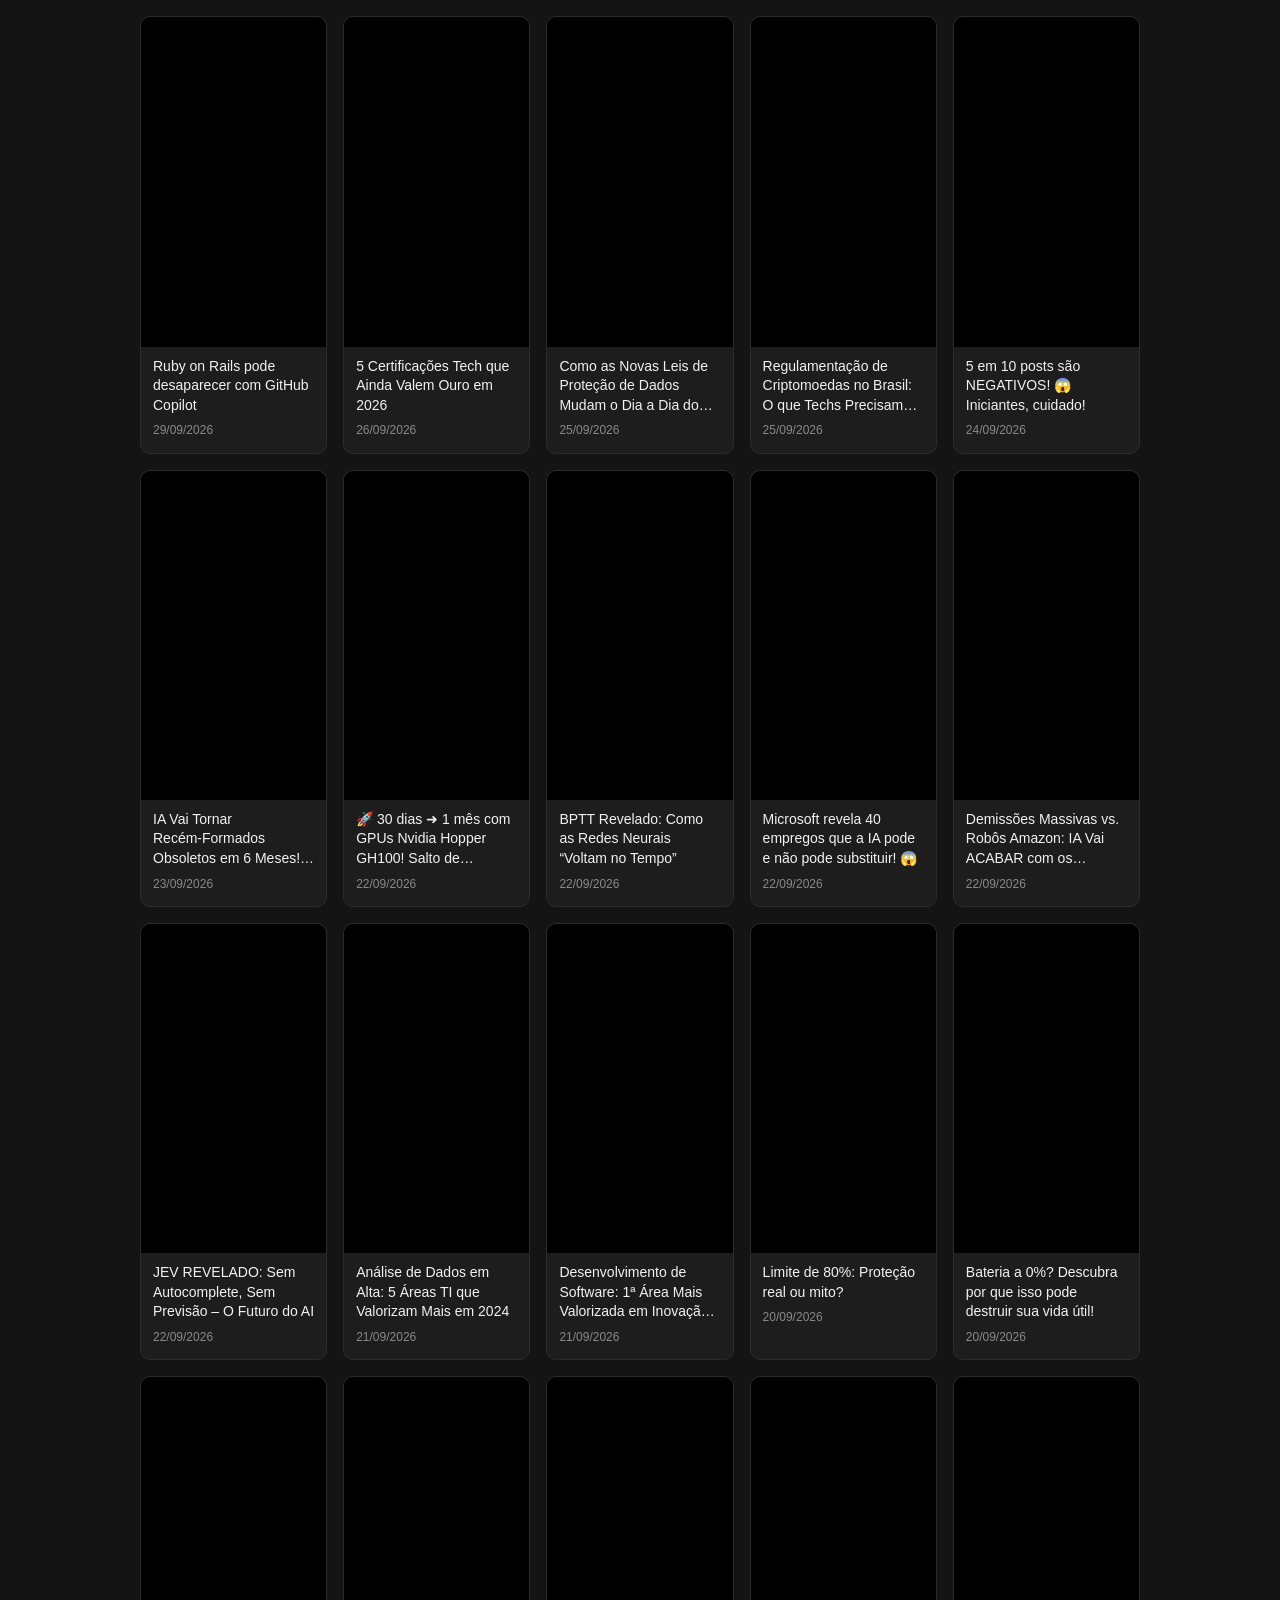
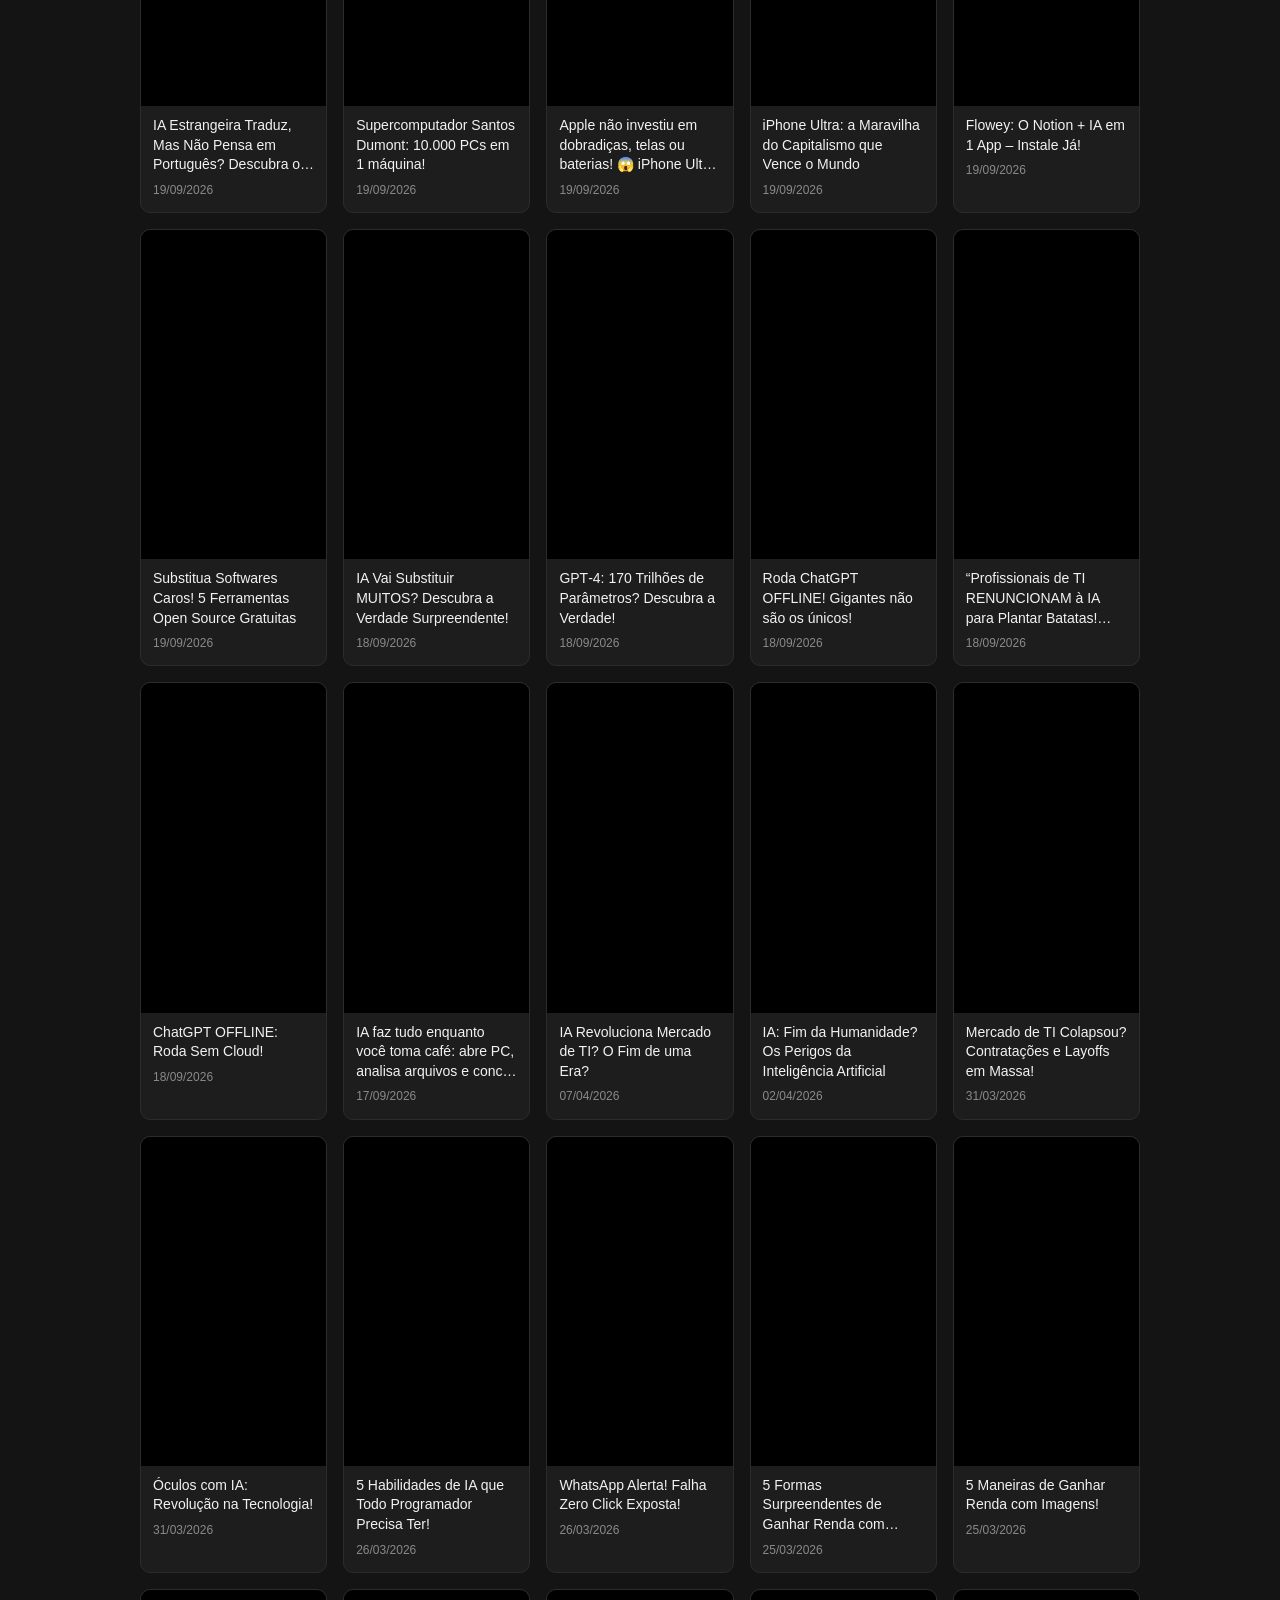
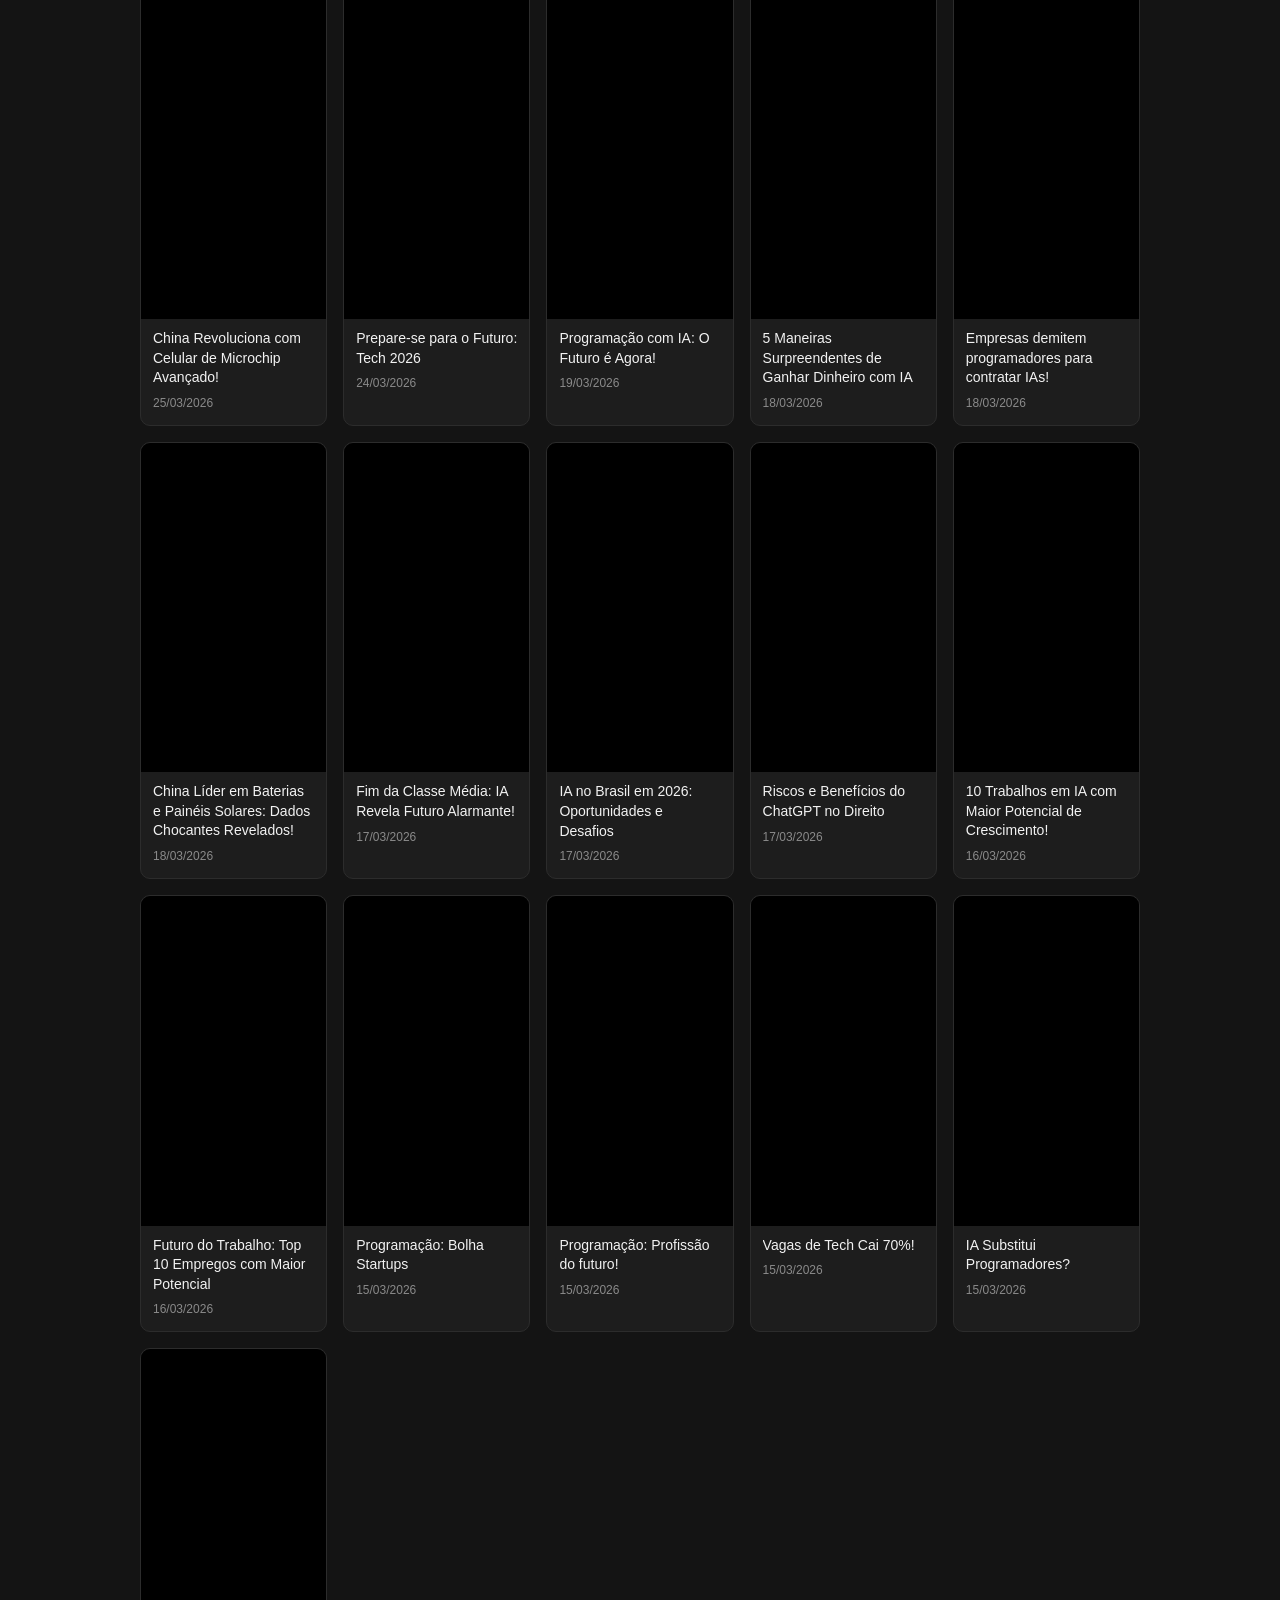
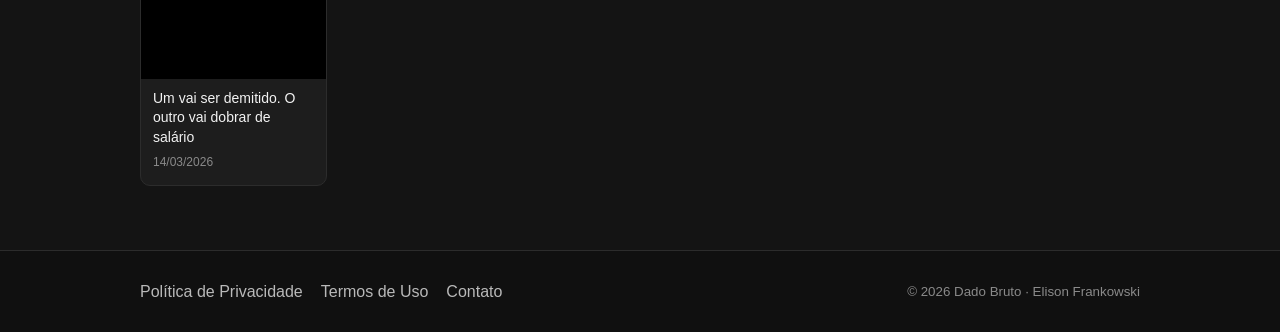
<file: videos.html>
<!DOCTYPE html>
<html lang="pt-BR">
<head>
<meta charset="UTF-8">
<meta name="viewport" content="width=device-width, initial-scale=1">
<title>Vídeos — Dado Bruto</title>
<meta name="description" content="Todos os vídeos curtos publicados pelo canal Dado Bruto.">
<link rel="icon" type="image/jpeg" href="favicon.jpg">
<link rel="icon" type="image/png" sizes="32x32" href="favicon-32.png">
<link rel="apple-touch-icon" href="apple-touch-icon.png">
<link rel="stylesheet" href="style.css">
</head>
<body>
<header class="site"><div class="wrap">
  <a class="brand" href="./"><img src="favicon.jpg" alt="Logo Dado Bruto">Dado Bruto</a>
  <nav class="main"><a href="./">Início</a><a href="videos" class="on">Vídeos</a><a href="sobre">Sobre</a><a href="app">O app</a><a href="contato">Contato</a></nav>
</div></header>
<main><div class="wrap">
<h1>Vídeos</h1>
<p class="lead">Todos os vídeos publicados no canal, do mais recente ao mais antigo. Clique para assistir no YouTube.</p>
<div class="grid"><a class="card" href="https://www.youtube.com/shorts/vT5MGCom5qY" target="_blank" rel="noopener"><div class="thumb" style="background-image:url(https://i.ytimg.com/vi/vT5MGCom5qY/hqdefault.jpg)"></div><div class="meta"><div class="t">Full stack no Brasil: Salário acima da média + bônus e benefícios em front‑end, back‑end, APIs, inte</div><div class="d">07/10/2026</div></div></a><a class="card" href="https://www.youtube.com/shorts/2XiXfLrZJpk" target="_blank" rel="noopener"><div class="thumb" style="background-image:url(https://i.ytimg.com/vi/2XiXfLrZJpk/hqdefault.jpg)"></div><div class="meta"><div class="t">Revelação da fortuna de 35 bi USD em 2012 e a queda que abalou o Brasil</div><div class="d">06/10/2026</div></div></a><a class="card" href="https://www.youtube.com/shorts/_ocrGbtKRSE" target="_blank" rel="noopener"><div class="thumb" style="background-image:url(https://i.ytimg.com/vi/_ocrGbtKRSE/hqdefault.jpg)"></div><div class="meta"><div class="t">Pai diz &#x27;diploma de idiota&#x27; enquanto revela fortuna de 35 bi USD</div><div class="d">06/10/2026</div></div></a><a class="card" href="https://www.youtube.com/shorts/bPBEbYsBzGo" target="_blank" rel="noopener"><div class="thumb" style="background-image:url(https://i.ytimg.com/vi/bPBEbYsBzGo/hqdefault.jpg)"></div><div class="meta"><div class="t">32% dos ilustradores perderam o trabalho para IA – Crise no setor criativo</div><div class="d">06/10/2026</div></div></a><a class="card" href="https://www.youtube.com/shorts/dU8_d-N-IDo" target="_blank" rel="noopener"><div class="thumb" style="background-image:url(https://i.ytimg.com/vi/dU8_d-N-IDo/hqdefault.jpg)"></div><div class="meta"><div class="t">Al‑Maktoum: IA deixa de ser ferramenta e vira parceira executiva do governo</div><div class="d">06/10/2026</div></div></a><a class="card" href="https://www.youtube.com/shorts/qmZ4VZDr3iU" target="_blank" rel="noopener"><div class="thumb" style="background-image:url(https://i.ytimg.com/vi/qmZ4VZDr3iU/hqdefault.jpg)"></div><div class="meta"><div class="t">Como a IA está mudando o dia a dia do programador</div><div class="d">06/10/2026</div></div></a><a class="card" href="https://www.youtube.com/shorts/xtQHFCrJuA0" target="_blank" rel="noopener"><div class="thumb" style="background-image:url(https://i.ytimg.com/vi/xtQHFCrJuA0/hqdefault.jpg)"></div><div class="meta"><div class="t">Freelancer tech ganha 4x CLT com Toptal, Workana e Fiverr</div><div class="d">03/10/2026</div></div></a><a class="card" href="https://www.youtube.com/shorts/Oz4uh782lbQ" target="_blank" rel="noopener"><div class="thumb" style="background-image:url(https://i.ytimg.com/vi/Oz4uh782lbQ/hqdefault.jpg)"></div><div class="meta"><div class="t">iPhone Duo no Brasil custa R$ 20 mil+ – O que isso significa</div><div class="d">02/10/2026</div></div></a><a class="card" href="https://www.youtube.com/shorts/u69c1YEree0" target="_blank" rel="noopener"><div class="thumb" style="background-image:url(https://i.ytimg.com/vi/u69c1YEree0/hqdefault.jpg)"></div><div class="meta"><div class="t">Apple A20 2nm: GPU, NPU e eficiência energética reveladas</div><div class="d">02/10/2026</div></div></a><a class="card" href="https://www.youtube.com/shorts/VwZ7Zdcwmso" target="_blank" rel="noopener"><div class="thumb" style="background-image:url(https://i.ytimg.com/vi/VwZ7Zdcwmso/hqdefault.jpg)"></div><div class="meta"><div class="t">Oracle demite 30 000: custos ocultos de datacenters e a falha do modelo de negócio</div><div class="d">02/10/2026</div></div></a><a class="card" href="https://www.youtube.com/shorts/XGoBb6TimIw" target="_blank" rel="noopener"><div class="thumb" style="background-image:url(https://i.ytimg.com/vi/XGoBb6TimIw/hqdefault.jpg)"></div><div class="meta"><div class="t">Oracle pode entrar em colapso se receita de datacenters cair abaixo do custo de captação</div><div class="d">02/10/2026</div></div></a><a class="card" href="https://www.youtube.com/shorts/IVXtk4Db-tw" target="_blank" rel="noopener"><div class="thumb" style="background-image:url(https://i.ytimg.com/vi/IVXtk4Db-tw/hqdefault.jpg)"></div><div class="meta"><div class="t">IA já faz em minutos o que levava horas de codificação manual – vale a pena programar?</div><div class="d">01/10/2026</div></div></a><a class="card" href="https://www.youtube.com/shorts/fFjHRdIupvU" target="_blank" rel="noopener"><div class="thumb" style="background-image:url(https://i.ytimg.com/vi/fFjHRdIupvU/hqdefault.jpg)"></div><div class="meta"><div class="t">Revelação surpreendente: padrão 1‑2‑5 nas moedas e Lobo Guará na nota 200</div><div class="d">01/10/2026</div></div></a><a class="card" href="https://www.youtube.com/shorts/BQxPD-xMfUY" target="_blank" rel="noopener"><div class="thumb" style="background-image:url(https://i.ytimg.com/vi/BQxPD-xMfUY/hqdefault.jpg)"></div><div class="meta"><div class="t">A origem do “barão” em mil reais: o Barão do Rio Branco</div><div class="d">01/10/2026</div></div></a><a class="card" href="https://www.youtube.com/shorts/J0lKsbqGVD4" target="_blank" rel="noopener"><div class="thumb" style="background-image:url(https://i.ytimg.com/vi/J0lKsbqGVD4/hqdefault.jpg)"></div><div class="meta"><div class="t">Poço de Hidrogênio Quase Puro Surpreende Comunidade com Energia</div><div class="d">30/09/2026</div></div></a><a class="card" href="https://www.youtube.com/shorts/yC083uua0Iw" target="_blank" rel="noopener"><div class="thumb" style="background-image:url(https://i.ytimg.com/vi/yC083uua0Iw/hqdefault.jpg)"></div><div class="meta"><div class="t">Ruby on Rails pode desaparecer com GitHub Copilot</div><div class="d">29/09/2026</div></div></a><a class="card" href="https://www.youtube.com/shorts/qkDVSypG31A" target="_blank" rel="noopener"><div class="thumb" style="background-image:url(https://i.ytimg.com/vi/qkDVSypG31A/hqdefault.jpg)"></div><div class="meta"><div class="t">5 Certificações Tech que Ainda Valem Ouro em 2026</div><div class="d">26/09/2026</div></div></a><a class="card" href="https://www.youtube.com/shorts/tIRbGjBmOrE" target="_blank" rel="noopener"><div class="thumb" style="background-image:url(https://i.ytimg.com/vi/tIRbGjBmOrE/hqdefault.jpg)"></div><div class="meta"><div class="t">Como as Novas Leis de Proteção de Dados Mudam o Dia a Dia do Dev</div><div class="d">25/09/2026</div></div></a><a class="card" href="https://www.youtube.com/shorts/ZWzgHJNKhLY" target="_blank" rel="noopener"><div class="thumb" style="background-image:url(https://i.ytimg.com/vi/ZWzgHJNKhLY/hqdefault.jpg)"></div><div class="meta"><div class="t">Regulamentação de Criptomoedas no Brasil: O que Techs Precisam Saber!</div><div class="d">25/09/2026</div></div></a><a class="card" href="https://www.youtube.com/shorts/n_tjR9ft2f4" target="_blank" rel="noopener"><div class="thumb" style="background-image:url(https://i.ytimg.com/vi/n_tjR9ft2f4/hqdefault.jpg)"></div><div class="meta"><div class="t">5 em 10 posts são NEGATIVOS! 😱 Iniciantes, cuidado!</div><div class="d">24/09/2026</div></div></a><a class="card" href="https://www.youtube.com/shorts/oMcYw1NGzT4" target="_blank" rel="noopener"><div class="thumb" style="background-image:url(https://i.ytimg.com/vi/oMcYw1NGzT4/hqdefault.jpg)"></div><div class="meta"><div class="t">IA Vai Tornar Recém‑Formados Obsoletos em 6 Meses! ⚡️</div><div class="d">23/09/2026</div></div></a><a class="card" href="https://www.youtube.com/shorts/p-yEVIxjDgA" target="_blank" rel="noopener"><div class="thumb" style="background-image:url(https://i.ytimg.com/vi/p-yEVIxjDgA/hqdefault.jpg)"></div><div class="meta"><div class="t">🚀 30 dias ➜ 1 mês com GPUs Nvidia Hopper GH100! Salto de performance!</div><div class="d">22/09/2026</div></div></a><a class="card" href="https://www.youtube.com/shorts/RzGETardNZc" target="_blank" rel="noopener"><div class="thumb" style="background-image:url(https://i.ytimg.com/vi/RzGETardNZc/hqdefault.jpg)"></div><div class="meta"><div class="t">BPTT Revelado: Como as Redes Neurais “Voltam no Tempo”</div><div class="d">22/09/2026</div></div></a><a class="card" href="https://www.youtube.com/shorts/guAjlbqED1A" target="_blank" rel="noopener"><div class="thumb" style="background-image:url(https://i.ytimg.com/vi/guAjlbqED1A/hqdefault.jpg)"></div><div class="meta"><div class="t">Microsoft revela 40 empregos que a IA pode e não pode substituir! 😱</div><div class="d">22/09/2026</div></div></a><a class="card" href="https://www.youtube.com/shorts/y4sV_wmvDuM" target="_blank" rel="noopener"><div class="thumb" style="background-image:url(https://i.ytimg.com/vi/y4sV_wmvDuM/hqdefault.jpg)"></div><div class="meta"><div class="t">Demissões Massivas vs. Robôs Amazon: IA Vai ACABAR com os Empregos?</div><div class="d">22/09/2026</div></div></a><a class="card" href="https://www.youtube.com/shorts/0b63qzDTCgI" target="_blank" rel="noopener"><div class="thumb" style="background-image:url(https://i.ytimg.com/vi/0b63qzDTCgI/hqdefault.jpg)"></div><div class="meta"><div class="t">JEV REVELADO: Sem Autocomplete, Sem Previsão – O Futuro do AI</div><div class="d">22/09/2026</div></div></a><a class="card" href="https://www.youtube.com/shorts/M9c3oR-bdxw" target="_blank" rel="noopener"><div class="thumb" style="background-image:url(https://i.ytimg.com/vi/M9c3oR-bdxw/hqdefault.jpg)"></div><div class="meta"><div class="t">Análise de Dados em Alta: 5 Áreas TI que Valorizam Mais em 2024</div><div class="d">21/09/2026</div></div></a><a class="card" href="https://www.youtube.com/shorts/WeJbej1AlEU" target="_blank" rel="noopener"><div class="thumb" style="background-image:url(https://i.ytimg.com/vi/WeJbej1AlEU/hqdefault.jpg)"></div><div class="meta"><div class="t">Desenvolvimento de Software: 1ª Área Mais Valorizada em Inovação Empresarial</div><div class="d">21/09/2026</div></div></a><a class="card" href="https://www.youtube.com/shorts/4u8B0_CZWvo" target="_blank" rel="noopener"><div class="thumb" style="background-image:url(https://i.ytimg.com/vi/4u8B0_CZWvo/hqdefault.jpg)"></div><div class="meta"><div class="t">Limite de 80%: Proteção real ou mito?</div><div class="d">20/09/2026</div></div></a><a class="card" href="https://www.youtube.com/shorts/QfIwm-gjqN4" target="_blank" rel="noopener"><div class="thumb" style="background-image:url(https://i.ytimg.com/vi/QfIwm-gjqN4/hqdefault.jpg)"></div><div class="meta"><div class="t">Bateria a 0%? Descubra por que isso pode destruir sua vida útil!</div><div class="d">20/09/2026</div></div></a><a class="card" href="https://www.youtube.com/shorts/ghGfcxnVN-o" target="_blank" rel="noopener"><div class="thumb" style="background-image:url(https://i.ytimg.com/vi/ghGfcxnVN-o/hqdefault.jpg)"></div><div class="meta"><div class="t">IA Estrangeira Traduz, Mas Não Pensa em Português? Descubra o que vem a seguir!</div><div class="d">19/09/2026</div></div></a><a class="card" href="https://www.youtube.com/shorts/hjuFCkkNrRQ" target="_blank" rel="noopener"><div class="thumb" style="background-image:url(https://i.ytimg.com/vi/hjuFCkkNrRQ/hqdefault.jpg)"></div><div class="meta"><div class="t">Supercomputador Santos Dumont: 10.000 PCs em 1 máquina!</div><div class="d">19/09/2026</div></div></a><a class="card" href="https://www.youtube.com/shorts/KDyPRB5VkdI" target="_blank" rel="noopener"><div class="thumb" style="background-image:url(https://i.ytimg.com/vi/KDyPRB5VkdI/hqdefault.jpg)"></div><div class="meta"><div class="t">Apple não investiu em dobradiças, telas ou baterias! 😱 iPhone Ultra revela tudo</div><div class="d">19/09/2026</div></div></a><a class="card" href="https://www.youtube.com/shorts/aKSHYYU9_6c" target="_blank" rel="noopener"><div class="thumb" style="background-image:url(https://i.ytimg.com/vi/aKSHYYU9_6c/hqdefault.jpg)"></div><div class="meta"><div class="t">iPhone Ultra: a Maravilha do Capitalismo que Vence o Mundo</div><div class="d">19/09/2026</div></div></a><a class="card" href="https://www.youtube.com/shorts/Aicy2aHDMZ4" target="_blank" rel="noopener"><div class="thumb" style="background-image:url(https://i.ytimg.com/vi/Aicy2aHDMZ4/hqdefault.jpg)"></div><div class="meta"><div class="t">Flowey: O Notion + IA em 1 App – Instale Já!</div><div class="d">19/09/2026</div></div></a><a class="card" href="https://www.youtube.com/shorts/lhn4jGQlVwc" target="_blank" rel="noopener"><div class="thumb" style="background-image:url(https://i.ytimg.com/vi/lhn4jGQlVwc/hqdefault.jpg)"></div><div class="meta"><div class="t">Substitua Softwares Caros! 5 Ferramentas Open Source Gratuitas</div><div class="d">19/09/2026</div></div></a><a class="card" href="https://www.youtube.com/shorts/tv0UAE0Kdrw" target="_blank" rel="noopener"><div class="thumb" style="background-image:url(https://i.ytimg.com/vi/tv0UAE0Kdrw/hqdefault.jpg)"></div><div class="meta"><div class="t">IA Vai Substituir MUITOS? Descubra a Verdade Surpreendente!</div><div class="d">18/09/2026</div></div></a><a class="card" href="https://www.youtube.com/shorts/aC-vVbdD4AA" target="_blank" rel="noopener"><div class="thumb" style="background-image:url(https://i.ytimg.com/vi/aC-vVbdD4AA/hqdefault.jpg)"></div><div class="meta"><div class="t">GPT‑4: 170 Trilhões de Parâmetros? Descubra a Verdade!</div><div class="d">18/09/2026</div></div></a><a class="card" href="https://www.youtube.com/shorts/JwDH-kHIrTo" target="_blank" rel="noopener"><div class="thumb" style="background-image:url(https://i.ytimg.com/vi/JwDH-kHIrTo/hqdefault.jpg)"></div><div class="meta"><div class="t">Roda ChatGPT OFFLINE! Gigantes não são os únicos!</div><div class="d">18/09/2026</div></div></a><a class="card" href="https://www.youtube.com/shorts/V9k72YVWBNk" target="_blank" rel="noopener"><div class="thumb" style="background-image:url(https://i.ytimg.com/vi/V9k72YVWBNk/hqdefault.jpg)"></div><div class="meta"><div class="t">“Profissionais de TI RENUNCIONAM à IA para Plantar Batatas! Inversão chocante!”</div><div class="d">18/09/2026</div></div></a><a class="card" href="https://www.youtube.com/shorts/uC_Khhx5zBA" target="_blank" rel="noopener"><div class="thumb" style="background-image:url(https://i.ytimg.com/vi/uC_Khhx5zBA/hqdefault.jpg)"></div><div class="meta"><div class="t">ChatGPT OFFLINE: Roda Sem Cloud!</div><div class="d">18/09/2026</div></div></a><a class="card" href="https://www.youtube.com/shorts/APvieO_Jsc0" target="_blank" rel="noopener"><div class="thumb" style="background-image:url(https://i.ytimg.com/vi/APvieO_Jsc0/hqdefault.jpg)"></div><div class="meta"><div class="t">IA faz tudo enquanto você toma café: abre PC, analisa arquivos e conclui tarefas!</div><div class="d">17/09/2026</div></div></a><a class="card" href="https://www.youtube.com/shorts/QW2YlvVL52U" target="_blank" rel="noopener"><div class="thumb" style="background-image:url(https://i.ytimg.com/vi/QW2YlvVL52U/hqdefault.jpg)"></div><div class="meta"><div class="t">IA Revoluciona Mercado de TI? O Fim de uma Era?</div><div class="d">07/04/2026</div></div></a><a class="card" href="https://www.youtube.com/shorts/BnvE97w8iuo" target="_blank" rel="noopener"><div class="thumb" style="background-image:url(https://i.ytimg.com/vi/BnvE97w8iuo/hqdefault.jpg)"></div><div class="meta"><div class="t">IA: Fim da Humanidade? Os Perigos da Inteligência Artificial</div><div class="d">02/04/2026</div></div></a><a class="card" href="https://www.youtube.com/shorts/fq6T4Qw1Q9A" target="_blank" rel="noopener"><div class="thumb" style="background-image:url(https://i.ytimg.com/vi/fq6T4Qw1Q9A/hqdefault.jpg)"></div><div class="meta"><div class="t">Mercado de TI Colapsou? Contratações e Layoffs em Massa!</div><div class="d">31/03/2026</div></div></a><a class="card" href="https://www.youtube.com/shorts/3GIDQuFDUVA" target="_blank" rel="noopener"><div class="thumb" style="background-image:url(https://i.ytimg.com/vi/3GIDQuFDUVA/hqdefault.jpg)"></div><div class="meta"><div class="t">Óculos com IA: Revolução na Tecnologia!</div><div class="d">31/03/2026</div></div></a><a class="card" href="https://www.youtube.com/shorts/2uWZ-GG9P5U" target="_blank" rel="noopener"><div class="thumb" style="background-image:url(https://i.ytimg.com/vi/2uWZ-GG9P5U/hqdefault.jpg)"></div><div class="meta"><div class="t">5 Habilidades de IA que Todo Programador Precisa Ter!</div><div class="d">26/03/2026</div></div></a><a class="card" href="https://www.youtube.com/shorts/QeAASKwHxYM" target="_blank" rel="noopener"><div class="thumb" style="background-image:url(https://i.ytimg.com/vi/QeAASKwHxYM/hqdefault.jpg)"></div><div class="meta"><div class="t">WhatsApp Alerta! Falha Zero Click Exposta!</div><div class="d">26/03/2026</div></div></a><a class="card" href="https://www.youtube.com/shorts/n9x7ySSDgRQ" target="_blank" rel="noopener"><div class="thumb" style="background-image:url(https://i.ytimg.com/vi/n9x7ySSDgRQ/hqdefault.jpg)"></div><div class="meta"><div class="t">5 Formas Surpreendentes de Ganhar Renda com Ferramentas de Imagem!</div><div class="d">25/03/2026</div></div></a><a class="card" href="https://www.youtube.com/shorts/GXtGzs20Ag8" target="_blank" rel="noopener"><div class="thumb" style="background-image:url(https://i.ytimg.com/vi/GXtGzs20Ag8/hqdefault.jpg)"></div><div class="meta"><div class="t">5 Maneiras de Ganhar Renda com Imagens!</div><div class="d">25/03/2026</div></div></a><a class="card" href="https://www.youtube.com/shorts/YVHvz4UCOlc" target="_blank" rel="noopener"><div class="thumb" style="background-image:url(https://i.ytimg.com/vi/YVHvz4UCOlc/hqdefault.jpg)"></div><div class="meta"><div class="t">China Revoluciona com Celular de Microchip Avançado!</div><div class="d">25/03/2026</div></div></a><a class="card" href="https://www.youtube.com/shorts/_fxeBYLsKI0" target="_blank" rel="noopener"><div class="thumb" style="background-image:url(https://i.ytimg.com/vi/_fxeBYLsKI0/hqdefault.jpg)"></div><div class="meta"><div class="t">Prepare-se para o Futuro: Tech 2026</div><div class="d">24/03/2026</div></div></a><a class="card" href="https://www.youtube.com/shorts/0PimJVas2sA" target="_blank" rel="noopener"><div class="thumb" style="background-image:url(https://i.ytimg.com/vi/0PimJVas2sA/hqdefault.jpg)"></div><div class="meta"><div class="t">Programação com IA: O Futuro é Agora!</div><div class="d">19/03/2026</div></div></a><a class="card" href="https://www.youtube.com/shorts/N3kyYI7ZDGU" target="_blank" rel="noopener"><div class="thumb" style="background-image:url(https://i.ytimg.com/vi/N3kyYI7ZDGU/hqdefault.jpg)"></div><div class="meta"><div class="t">5 Maneiras Surpreendentes de Ganhar Dinheiro com IA</div><div class="d">18/03/2026</div></div></a><a class="card" href="https://www.youtube.com/shorts/K_gaNF1w_-E" target="_blank" rel="noopener"><div class="thumb" style="background-image:url(https://i.ytimg.com/vi/K_gaNF1w_-E/hqdefault.jpg)"></div><div class="meta"><div class="t">Empresas demitem programadores para contratar IAs!</div><div class="d">18/03/2026</div></div></a><a class="card" href="https://www.youtube.com/shorts/ihATiq3gtJ0" target="_blank" rel="noopener"><div class="thumb" style="background-image:url(https://i.ytimg.com/vi/ihATiq3gtJ0/hqdefault.jpg)"></div><div class="meta"><div class="t">China Líder em Baterias e Painéis Solares: Dados Chocantes Revelados!</div><div class="d">18/03/2026</div></div></a><a class="card" href="https://www.youtube.com/shorts/woPrQB90u6Y" target="_blank" rel="noopener"><div class="thumb" style="background-image:url(https://i.ytimg.com/vi/woPrQB90u6Y/hqdefault.jpg)"></div><div class="meta"><div class="t">Fim da Classe Média: IA Revela Futuro Alarmante!</div><div class="d">17/03/2026</div></div></a><a class="card" href="https://www.youtube.com/shorts/mbvt-N2giC0" target="_blank" rel="noopener"><div class="thumb" style="background-image:url(https://i.ytimg.com/vi/mbvt-N2giC0/hqdefault.jpg)"></div><div class="meta"><div class="t">IA no Brasil em 2026: Oportunidades e Desafios</div><div class="d">17/03/2026</div></div></a><a class="card" href="https://www.youtube.com/shorts/phoSNkZTtOU" target="_blank" rel="noopener"><div class="thumb" style="background-image:url(https://i.ytimg.com/vi/phoSNkZTtOU/hqdefault.jpg)"></div><div class="meta"><div class="t">Riscos e Benefícios do ChatGPT no Direito</div><div class="d">17/03/2026</div></div></a><a class="card" href="https://www.youtube.com/shorts/X4g4DGHbZEI" target="_blank" rel="noopener"><div class="thumb" style="background-image:url(https://i.ytimg.com/vi/X4g4DGHbZEI/hqdefault.jpg)"></div><div class="meta"><div class="t">10 Trabalhos em IA com Maior Potencial de Crescimento!</div><div class="d">16/03/2026</div></div></a><a class="card" href="https://www.youtube.com/shorts/yzNdvtSW03Q" target="_blank" rel="noopener"><div class="thumb" style="background-image:url(https://i.ytimg.com/vi/yzNdvtSW03Q/hqdefault.jpg)"></div><div class="meta"><div class="t">Futuro do Trabalho: Top 10 Empregos com Maior Potencial</div><div class="d">16/03/2026</div></div></a><a class="card" href="https://www.youtube.com/shorts/RM0fl7YakDU" target="_blank" rel="noopener"><div class="thumb" style="background-image:url(https://i.ytimg.com/vi/RM0fl7YakDU/hqdefault.jpg)"></div><div class="meta"><div class="t">Programação: Bolha Startups</div><div class="d">15/03/2026</div></div></a><a class="card" href="https://www.youtube.com/shorts/MhdOJyhXayk" target="_blank" rel="noopener"><div class="thumb" style="background-image:url(https://i.ytimg.com/vi/MhdOJyhXayk/hqdefault.jpg)"></div><div class="meta"><div class="t">Programação: Profissão do futuro!</div><div class="d">15/03/2026</div></div></a><a class="card" href="https://www.youtube.com/shorts/4uKQXbIe6TM" target="_blank" rel="noopener"><div class="thumb" style="background-image:url(https://i.ytimg.com/vi/4uKQXbIe6TM/hqdefault.jpg)"></div><div class="meta"><div class="t">Vagas de Tech Cai 70%!</div><div class="d">15/03/2026</div></div></a><a class="card" href="https://www.youtube.com/shorts/RcO43gXH8fU" target="_blank" rel="noopener"><div class="thumb" style="background-image:url(https://i.ytimg.com/vi/RcO43gXH8fU/hqdefault.jpg)"></div><div class="meta"><div class="t">IA Substitui Programadores?</div><div class="d">15/03/2026</div></div></a><a class="card" href="https://www.youtube.com/shorts/gv5F-25CilI" target="_blank" rel="noopener"><div class="thumb" style="background-image:url(https://i.ytimg.com/vi/gv5F-25CilI/hqdefault.jpg)"></div><div class="meta"><div class="t">Um vai ser demitido. O outro vai dobrar de salário</div><div class="d">14/03/2026</div></div></a></div>
</div></main>
<footer class="site"><div class="wrap">
  <div><a href="privacy">Política de Privacidade</a><a href="terms">Termos de Uso</a><a href="contato">Contato</a></div>
  <small>&copy; 2026 Dado Bruto · Elison Frankowski</small>
</div></footer>
</body>
</html>
</file>
<file: style.css>
:root { --bg:#141414; --panel:#1d1d1d; --line:#2c2c2c; --text:#f2f2f2; --mid:#b9b9b9; --dim:#8a8a8a; --red:#e8294f; }
* { box-sizing: border-box; }
html, body { margin: 0; background: var(--bg); color: var(--text); }
body { font-family: -apple-system, "Segoe UI", Roboto, Arial, sans-serif; line-height: 1.6; font-size: 16px; }
a { color: var(--text); }
.wrap { max-width: 1040px; margin: 0 auto; padding: 0 20px; }
header.site { border-bottom: 1px solid var(--line); background: #101010; position: sticky; top: 0; z-index: 5; }
header.site .wrap { display: flex; align-items: center; justify-content: space-between; gap: 16px; min-height: 64px; flex-wrap: wrap; }
.brand { display: flex; align-items: center; gap: 10px; text-decoration: none; font-weight: 800; letter-spacing: .02em; font-size: 18px; }
.brand img { width: 36px; height: 36px; border-radius: 8px; }
nav.main { display: flex; gap: 4px; flex-wrap: wrap; }
nav.main a { text-decoration: none; color: var(--mid); padding: 8px 12px; border-radius: 6px; font-size: 15px; }
nav.main a:hover, nav.main a.on { color: var(--text); background: var(--panel); }
main { padding: 40px 0 64px; }
h1 { font-size: clamp(30px, 5vw, 46px); line-height: 1.15; margin: 0 0 14px; }
h2 { font-size: 24px; margin: 48px 0 16px; }
h3 { font-size: 18px; margin: 28px 0 8px; }
p, li { color: var(--mid); }
strong { color: var(--text); }
.lead { font-size: 19px; max-width: 720px; }
.hero { display: grid; grid-template-columns: 1fr 220px; gap: 32px; align-items: center; }
.hero img { width: 220px; height: 220px; border-radius: 24px; }
.btns { display: flex; gap: 12px; flex-wrap: wrap; margin-top: 22px; }
.btn { display: inline-block; padding: 12px 20px; border-radius: 8px; text-decoration: none; font-weight: 700; }
.btn.yt { background: #ff0000; color: #fff; }
.btn.tt { background: #000; color: #fff; border: 1px solid #444; }
.btn.ghost { border: 1px solid var(--line); color: var(--text); }
.grid { display: grid; grid-template-columns: repeat(auto-fill, minmax(180px, 1fr)); gap: 16px; }
.card { background: var(--panel); border: 1px solid var(--line); border-radius: 10px; overflow: hidden; text-decoration: none; display: flex; flex-direction: column; }
.card:hover { border-color: var(--red); }
.thumb { aspect-ratio: 9 / 16; background: #000 center / cover no-repeat; }
.card .meta { padding: 10px 12px 12px; }
.card .t { color: var(--text); font-size: 14px; line-height: 1.4; display: -webkit-box; -webkit-line-clamp: 3; -webkit-box-orient: vertical; overflow: hidden; }
.card .d { color: var(--dim); font-size: 12px; margin-top: 6px; }
.topics { display: grid; grid-template-columns: repeat(auto-fill, minmax(220px, 1fr)); gap: 16px; }
.topic { background: var(--panel); border: 1px solid var(--line); border-left: 3px solid var(--red); border-radius: 8px; padding: 16px 18px; }
.topic b { color: var(--text); display: block; margin-bottom: 4px; }
.topic span { color: var(--mid); font-size: 14px; }
.steps { counter-reset: s; list-style: none; padding: 0; display: grid; gap: 12px; }
.steps li { counter-increment: s; background: var(--panel); border: 1px solid var(--line); border-radius: 8px; padding: 14px 16px 14px 56px; position: relative; }
.steps li::before { content: counter(s); position: absolute; left: 16px; top: 13px; width: 26px; height: 26px; border-radius: 50%; background: var(--red); color: #fff; font-weight: 700; display: grid; place-items: center; font-size: 14px; }
code { background: #262626; padding: 1px 6px; border-radius: 4px; color: var(--text); font-size: 14px; }
table { width: 100%; border-collapse: collapse; margin: 8px 0 16px; }
th, td { text-align: left; padding: 10px 12px; border-bottom: 1px solid var(--line); vertical-align: top; color: var(--mid); font-size: 15px; }
th { color: var(--text); }
.updated { color: var(--dim); font-size: 14px; }
.doc { max-width: 760px; }
footer.site { border-top: 1px solid var(--line); background: #101010; padding: 28px 0; }
footer.site .wrap { display: flex; justify-content: space-between; gap: 16px; flex-wrap: wrap; align-items: center; }
footer.site a { color: var(--mid); text-decoration: none; margin-right: 18px; }
footer.site a:hover { color: var(--text); }
footer.site small { color: var(--dim); }
@media (max-width: 720px) {
  .hero { grid-template-columns: 1fr; }
  .hero img { width: 120px; height: 120px; order: -1; }
  .grid { grid-template-columns: repeat(2, 1fr); }
}
</file>
